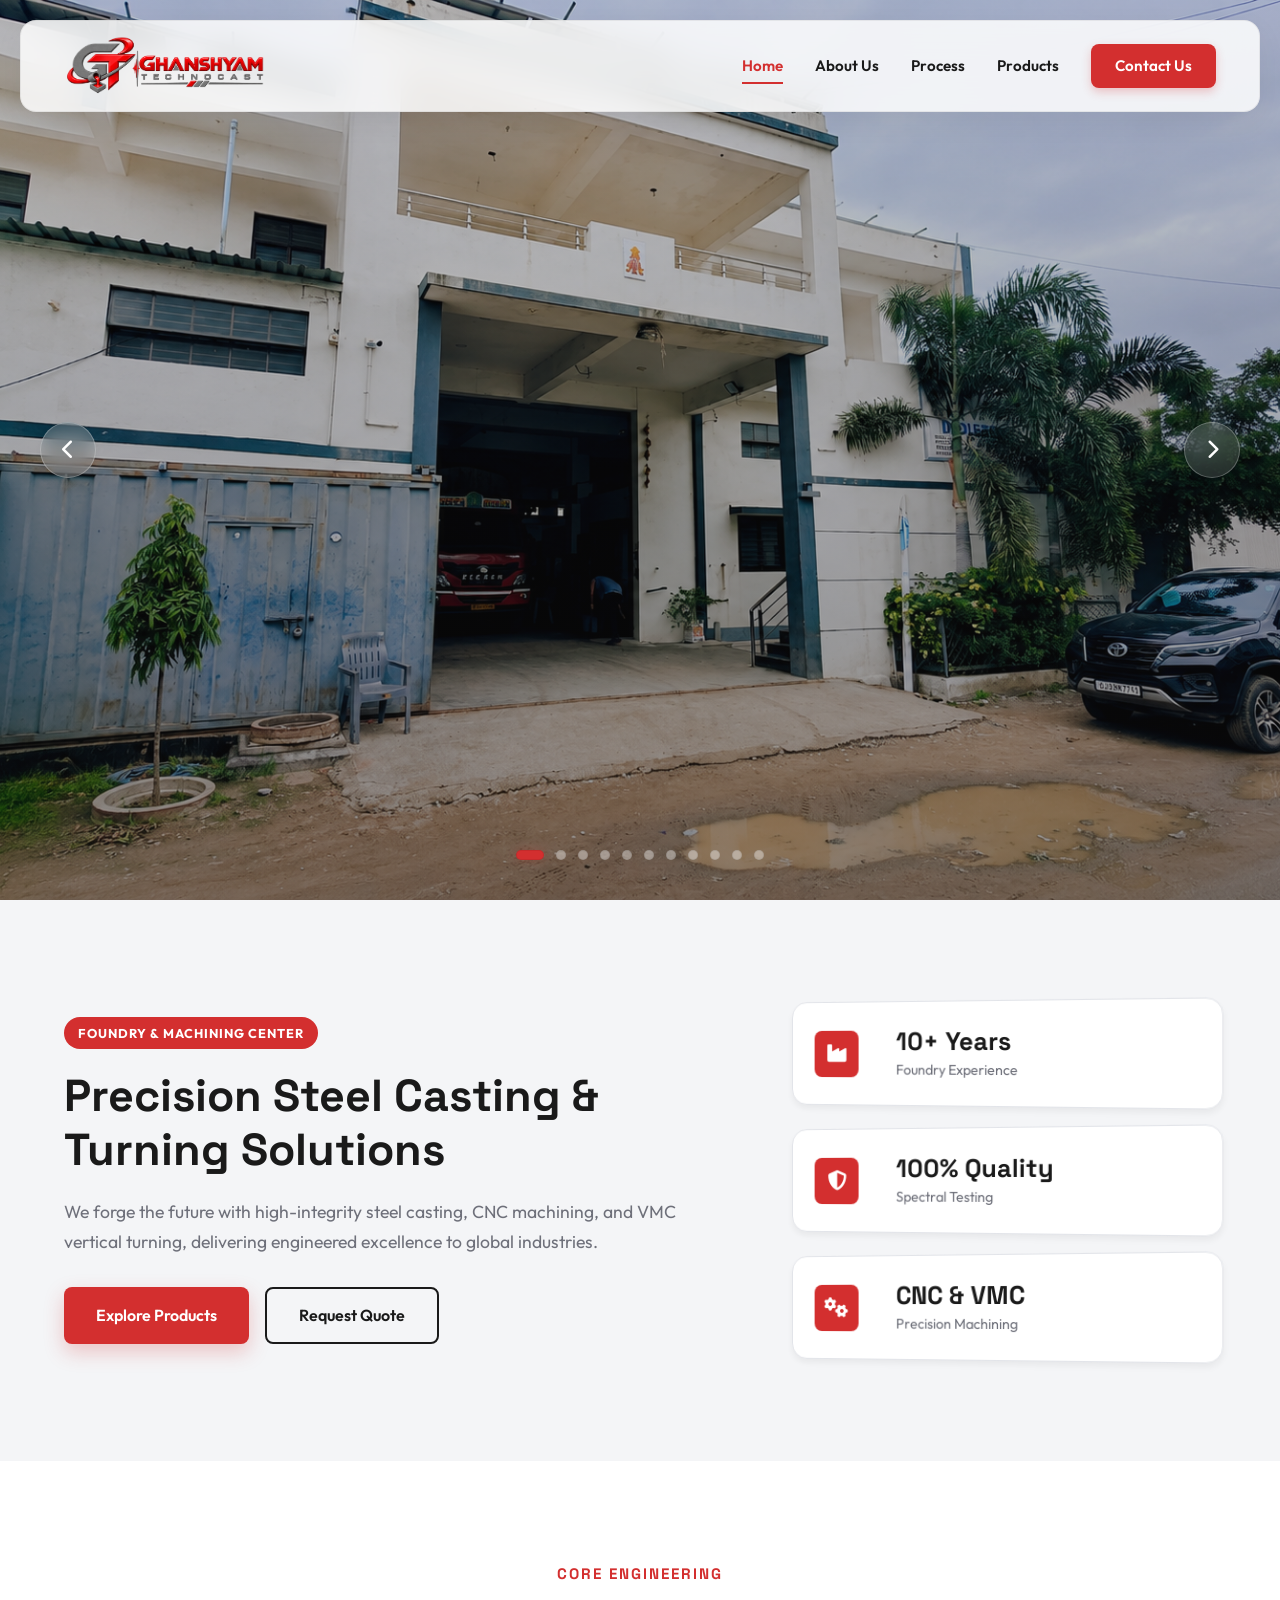
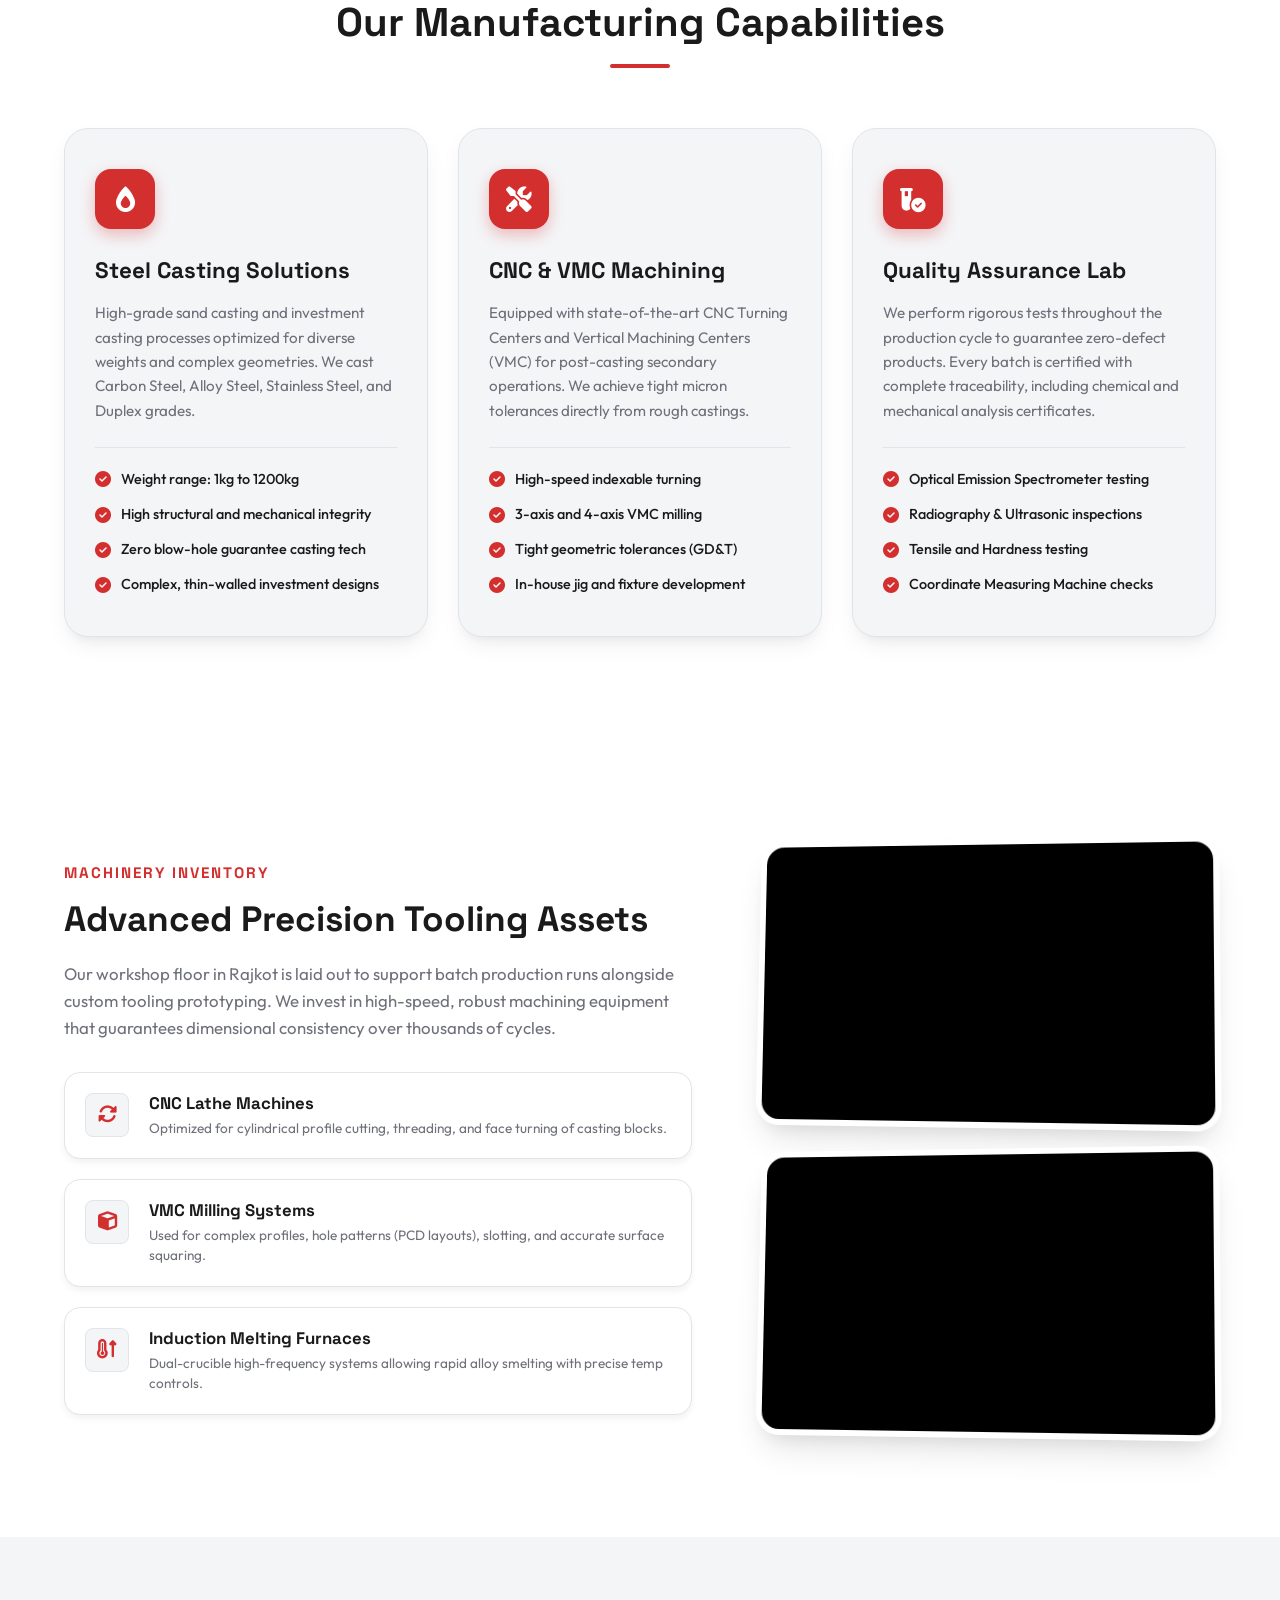
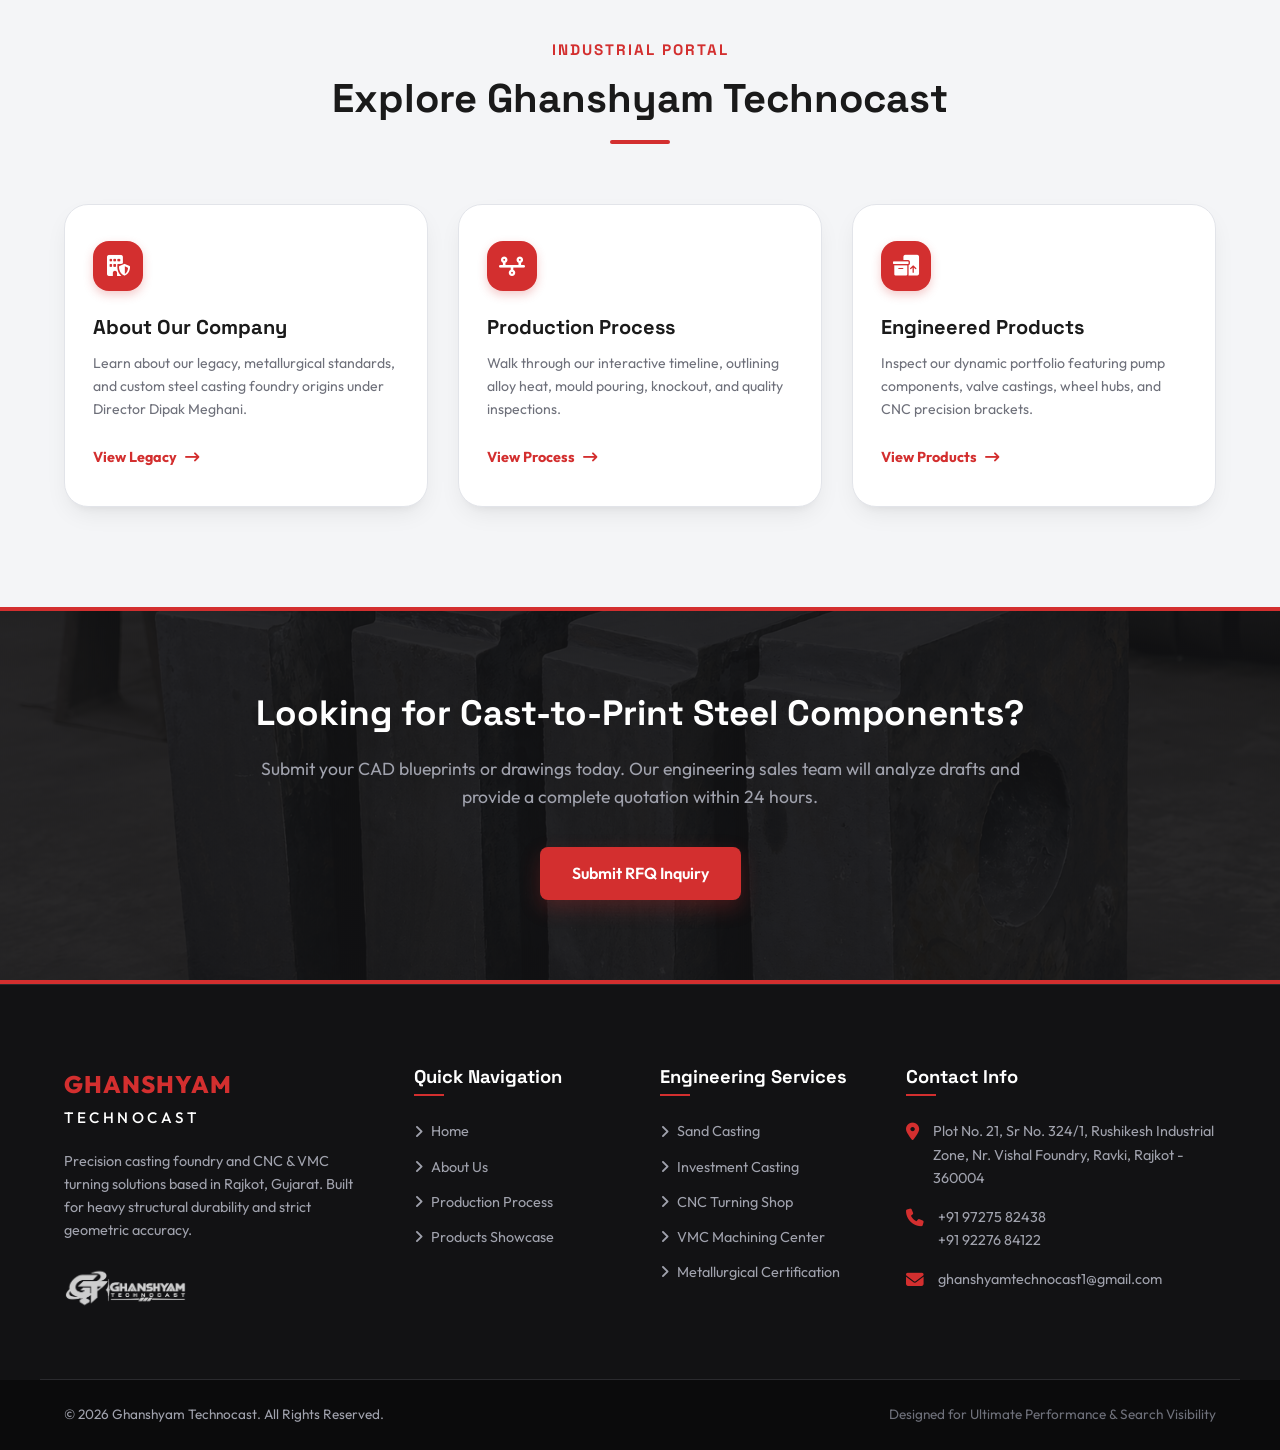
<file: index.html>
<!DOCTYPE html>
<html lang="en">
<head>
    <meta charset="UTF-8">
    <meta name="viewport" content="width=device-width, initial-scale=1.0">
    <title>Ghanshyam Technocast | Steel Castings & CNC VMC Machining Rajkot</title>
    
    <!-- Favicon -->
    <link rel="icon" type="image/png" href="Favicon.png?v=1.2">
    
    <!-- SEO Meta Tags -->
    <meta name="description" content="Ghanshyam Technocast is a premier steel casting foundry and precision CNC & VMC turning solutions provider in Rajkot, Gujarat. Specializing in high-quality custom metal castings and machined engineering components.">
    <meta name="keywords" content="Steel Casting, Investment Casting, Sand Casting, CNC Turning, VMC Machining, Ghanshyam Technocast, Foundry Rajkot, Steel Foundry Gujarat, Precision Machining, Dipak Meghani, Industrial Castings">
    <meta name="author" content="Ghanshyam Technocast">
    <meta name="robots" content="index, follow">
    
    <!-- Open Graph / Facebook -->
    <meta property="og:type" content="website">
    <meta property="og:url" content="https://www.ghanshyamtechnocast.com/">
    <meta property="og:title" content="Ghanshyam Technocast | Premium Steel Castings & CNC VMC Solutions">
    <meta property="og:description" content="Leading manufacturer of steel casting products and high-precision CNC/VMC machined components in Rajkot. Delivering unmatched quality, dimensional accuracy, and structural integrity.">
    <meta property="og:image" content="https://www.ghanshyamtechnocast.com/og-image.png">

    <!-- Google Fonts -->
    <link rel="preconnect" href="https://fonts.googleapis.com">
    <link rel="preconnect" href="https://fonts.gstatic.com" crossorigin>
    <link href="https://fonts.googleapis.com/css2?family=Outfit:wght@300;400;500;600;700;800;900&family=Space+Grotesk:wght@400;500;600;700&display=swap" rel="stylesheet">

    <!-- FontAwesome Icons -->
    <link rel="stylesheet" href="https://cdnjs.cloudflare.com/ajax/libs/font-awesome/6.4.0/css/all.min.css">

    <!-- Custom CSS -->
    <link rel="canonical" href="https://www.ghanshyamtechnocast.com/">
    <link rel="stylesheet" href="style.css?v=1.5">

    <!-- JSON-LD Structured Data (SEO) -->
    <script type="application/ld+json">
    {
      "@context": "https://schema.org",
      "@type": "LocalBusiness",
      "name": "Ghanshyam Technocast",
      "image": "https://www.ghanshyamtechnocast.com/og-image.png",
      "description": "Manufacturer of high-grade steel castings and provider of high-precision CNC & VMC turning solutions in Rajkot, Gujarat.",
      "address": {
        "@type": "PostalAddress",
        "streetAddress": "Plot No. 21, Sr No. 324/1, Rushikesh Industrial Zone, Nr. Vishal Foundry, Ravki",
        "addressLocality": "Rajkot",
        "addressRegion": "Gujarat",
        "postalCode": "360004",
        "addressCountry": "IN"
      },
      "geo": {
        "@type": "GeoCoordinates",
        "latitude": "22.1852",
        "longitude": "70.7936"
      },
      "url": "https://www.ghanshyamtechnocast.com/",
      "telephone": "+919727582438",
      "priceRange": "$$",
      "openingHoursSpecification": [
        {
          "@type": "OpeningHoursSpecification",
          "dayOfWeek": [
            "Monday",
            "Tuesday",
            "Wednesday",
            "Thursday",
            "Friday",
            "Saturday"
          ],
          "opens": "08:00",
          "closes": "18:00"
        }
      ],
      "founder": {
        "@type": "Person",
        "name": "Dipak Meghani"
      },
      "department": {
        "@type": "MassManufacturing",
        "name": "Steel Foundry & Precision Machine Shop"
      }
    }
    </script>
</head>
<body>

    <!-- Scroll Progress Indicator -->
    <div id="scroll-progress"></div>

    <!-- Header / Navigation Bar -->
    <header class="header">
        <div class="container header-container">
            <a href="index.html" class="logo-image-link">
                <img src="Ghanshyam Technocast Logo.png?v=2.0" alt="Ghanshyam Technocast Logo" class="navbar-logo-img">
            </a>
            
            <nav class="nav-menu">
                <a href="index.html" class="nav-link active">Home</a>
                <a href="about.html" class="nav-link">About Us</a>
                <a href="process.html" class="nav-link">Process</a>
                <a href="products.html" class="nav-link">Products</a>
                <a href="contact.html" class="nav-link contact-btn">Contact Us</a>
            </nav>

            <button class="mobile-nav-toggle" aria-label="Toggle navigation">
                <span class="bar"></span>
                <span class="bar"></span>
                <span class="bar"></span>
            </button>
        </div>
    </header>

    <!-- Hero Section -->
    <section id="home" class="hero-section">
        <!-- Image Slider (11 Casting Images) -->
        <div class="hero-slider">
            <div class="slide active" style="background-image: linear-gradient(rgba(18, 18, 20, 0.2), rgba(18, 18, 20, 0.45)), url('images/slide1.png');"></div>
            <div class="slide" style="background-image: linear-gradient(rgba(18, 18, 20, 0.2), rgba(18, 18, 20, 0.45)), url('images/slide2.png');"></div>
            <div class="slide" style="background-image: linear-gradient(rgba(18, 18, 20, 0.2), rgba(18, 18, 20, 0.45)), url('images/slide3.png');"></div>
            <div class="slide" style="background-image: linear-gradient(rgba(18, 18, 20, 0.2), rgba(18, 18, 20, 0.45)), url('images/slide4.png');"></div>
            <div class="slide" style="background-image: linear-gradient(rgba(18, 18, 20, 0.2), rgba(18, 18, 20, 0.45)), url('images/slide5.png');"></div>
            <div class="slide" style="background-image: linear-gradient(rgba(18, 18, 20, 0.2), rgba(18, 18, 20, 0.45)), url('images/slide6.png');"></div>
            <div class="slide" style="background-image: linear-gradient(rgba(18, 18, 20, 0.2), rgba(18, 18, 20, 0.45)), url('images/slide7.png');"></div>
            <div class="slide" style="background-image: linear-gradient(rgba(18, 18, 20, 0.2), rgba(18, 18, 20, 0.45)), url('images/slide8.png');"></div>
            <div class="slide" style="background-image: linear-gradient(rgba(18, 18, 20, 0.2), rgba(18, 18, 20, 0.45)), url('images/slide9.png');"></div>
            <div class="slide" style="background-image: linear-gradient(rgba(18, 18, 20, 0.2), rgba(18, 18, 20, 0.45)), url('images/slide10.png');"></div>
            <div class="slide" style="background-image: linear-gradient(rgba(18, 18, 20, 0.2), rgba(18, 18, 20, 0.45)), url('images/slide11.png');"></div>
        </div>

        <!-- Slider Navigation Controls -->
        <button class="slider-btn prev-btn" aria-label="Previous Slide">
            <i class="fa-solid fa-chevron-left"></i>
        </button>
        <button class="slider-btn next-btn" aria-label="Next Slide">
            <i class="fa-solid fa-chevron-right"></i>
        </button>

        <!-- Slider Navigation Dots -->
        <div class="slider-dots">
            <span class="dot active" data-slide="0"></span>
            <span class="dot" data-slide="1"></span>
            <span class="dot" data-slide="2"></span>
            <span class="dot" data-slide="3"></span>
            <span class="dot" data-slide="4"></span>
            <span class="dot" data-slide="5"></span>
            <span class="dot" data-slide="6"></span>
            <span class="dot" data-slide="7"></span>
            <span class="dot" data-slide="8"></span>
            <span class="dot" data-slide="9"></span>
            <span class="dot" data-slide="10"></span>
        </div>

    </section>

    <!-- Intro / Welcoming Overview Section (Moved from hero overlay) -->
    <section id="intro-overview" class="intro-overview-section scroll-reveal" style="background-color: var(--color-bg-light);">
        <div class="container intro-overview-grid">
            <div class="intro-text-column">
                <div class="badge" style="display: inline-block; background: var(--color-primary); color: #ffffff; padding: 6px 14px; border-radius: var(--radius-full); font-size: 0.8rem; font-weight: 700; letter-spacing: 1px; text-transform: uppercase; margin-bottom: 20px;">Foundry & Machining Center</div>
                <h2 class="intro-title" style="font-size: 2.8rem; font-weight: 800; color: var(--color-text-dark); margin-bottom: 20px; line-height: 1.2;">Precision Steel Casting & Turning Solutions</h2>
                <p class="intro-subtitle" style="font-size: 1.1rem; color: var(--color-text-muted); line-height: 1.7; margin-bottom: 30px;">We forge the future with high-integrity steel casting, CNC machining, and VMC vertical turning, delivering engineered excellence to global industries.</p>
                <div class="intro-actions" style="display: flex; gap: 16px;">
                    <a href="products.html" class="btn btn-primary">Explore Products</a>
                    <a href="contact.html" class="btn btn-outline" style="border-color: var(--color-text-dark); color: var(--color-text-dark);">Request Quote</a>
                </div>
            </div>
            
            <div class="intro-stats-column" style="display: flex; flex-direction: column; gap: 20px;">
                <div class="stat-card-3d" style="background: #ffffff; border: 1px solid var(--color-border-light); box-shadow: var(--shadow-3d-flat);">
                    <div class="stat-icon-wrapper" style="background: var(--color-primary); color: #ffffff;"><i class="fa-solid fa-industry"></i></div>
                    <div class="stat-info" style="margin-left: 20px; display: inline-block; vertical-align: middle;">
                        <h3 style="font-size: 1.6rem; font-weight: 700; color: var(--color-text-dark); margin-bottom: 2px;">10+ Years</h3>
                        <p style="font-size: 0.9rem; color: var(--color-text-muted); margin-bottom: 0;">Foundry Experience</p>
                    </div>
                </div>
                <div class="stat-card-3d" style="background: #ffffff; border: 1px solid var(--color-border-light); box-shadow: var(--shadow-3d-flat);">
                    <div class="stat-icon-wrapper" style="background: var(--color-primary); color: #ffffff;"><i class="fa-solid fa-shield-halved"></i></div>
                    <div class="stat-info" style="margin-left: 20px; display: inline-block; vertical-align: middle;">
                        <h3 style="font-size: 1.6rem; font-weight: 700; color: var(--color-text-dark); margin-bottom: 2px;">100% Quality</h3>
                        <p style="font-size: 0.9rem; color: var(--color-text-muted); margin-bottom: 0;">Spectral Testing</p>
                    </div>
                </div>
                <div class="stat-card-3d" style="background: #ffffff; border: 1px solid var(--color-border-light); box-shadow: var(--shadow-3d-flat);">
                    <div class="stat-icon-wrapper" style="background: var(--color-primary); color: #ffffff;"><i class="fa-solid fa-gears"></i></div>
                    <div class="stat-info" style="margin-left: 20px; display: inline-block; vertical-align: middle;">
                        <h3 style="font-size: 1.6rem; font-weight: 700; color: var(--color-text-dark); margin-bottom: 2px;">CNC & VMC</h3>
                        <p style="font-size: 0.9rem; color: var(--color-text-muted); margin-bottom: 0;">Precision Machining</p>
                    </div>
                </div>
            </div>
        </div>
    </section>

    <!-- Capabilities Section (Merged back to homepage) -->
    <section id="capabilities" class="capabilities-section scroll-reveal">
        <div class="container">
            <div class="section-header">
                <span class="sub-heading">Core Engineering</span>
                <h2>Our Manufacturing Capabilities</h2>
                <div class="header-line"></div>
            </div>

            <div class="capabilities-grid">
                <!-- Card 1: Steel Casting -->
                <div class="capability-card-3d tilt-target">
                    <div class="card-glow"></div>
                    <div class="card-inner">
                        <div class="icon-box"><i class="fa-solid fa-fire-flame-simple"></i></div>
                        <h3>Steel Casting Solutions</h3>
                        <p>High-grade sand casting and investment casting processes optimized for diverse weights and complex geometries. We cast Carbon Steel, Alloy Steel, Stainless Steel, and Duplex grades.</p>
                        <ul class="capability-bullets">
                            <li><i class="fa-solid fa-circle-check"></i> Weight range: 1kg to 1200kg</li>
                            <li><i class="fa-solid fa-circle-check"></i> High structural and mechanical integrity</li>
                            <li><i class="fa-solid fa-circle-check"></i> Zero blow-hole guarantee casting tech</li>
                            <li><i class="fa-solid fa-circle-check"></i> Complex, thin-walled investment designs</li>
                        </ul>
                    </div>
                </div>

                <!-- Card 2: CNC / VMC Turning -->
                <div class="capability-card-3d tilt-target">
                    <div class="card-glow"></div>
                    <div class="card-inner">
                        <div class="icon-box"><i class="fa-solid fa-screwdriver-wrench"></i></div>
                        <h3>CNC & VMC Machining</h3>
                        <p>Equipped with state-of-the-art CNC Turning Centers and Vertical Machining Centers (VMC) for post-casting secondary operations. We achieve tight micron tolerances directly from rough castings.</p>
                        <ul class="capability-bullets">
                            <li><i class="fa-solid fa-circle-check"></i> High-speed indexable turning</li>
                            <li><i class="fa-solid fa-circle-check"></i> 3-axis and 4-axis VMC milling</li>
                            <li><i class="fa-solid fa-circle-check"></i> Tight geometric tolerances (GD&T)</li>
                            <li><i class="fa-solid fa-circle-check"></i> In-house jig and fixture development</li>
                        </ul>
                    </div>
                </div>

                <!-- Card 3: Quality Testing -->
                <div class="capability-card-3d tilt-target">
                    <div class="card-glow"></div>
                    <div class="card-inner">
                        <div class="icon-box"><i class="fa-solid fa-vial-circle-check"></i></div>
                        <h3>Quality Assurance Lab</h3>
                        <p>We perform rigorous tests throughout the production cycle to guarantee zero-defect products. Every batch is certified with complete traceability, including chemical and mechanical analysis certificates.</p>
                        <ul class="capability-bullets">
                            <li><i class="fa-solid fa-circle-check"></i> Optical Emission Spectrometer testing</li>
                            <li><i class="fa-solid fa-circle-check"></i> Radiography & Ultrasonic inspections</li>
                            <li><i class="fa-solid fa-circle-check"></i> Tensile and Hardness testing</li>
                            <li><i class="fa-solid fa-circle-check"></i> Coordinate Measuring Machine checks</li>
                        </ul>
                    </div>
                </div>
            </div>
        </div>
    </section>

    <!-- Machinery Assets Section -->
    <section class="quality-assurance-section scroll-reveal" style="background-color: #ffffff;">
        <div class="container">
            <div class="quality-detailed-grid">
                <div class="quality-text-box">
                    <span class="sub-heading">Machinery Inventory</span>
                    <h2>Advanced Precision Tooling Assets</h2>
                    <p>Our workshop floor in Rajkot is laid out to support batch production runs alongside custom tooling prototyping. We invest in high-speed, robust machining equipment that guarantees dimensional consistency over thousands of cycles.</p>
                    
                    <div class="qa-grid-3d">
                        <div class="qa-card-mini-3d">
                            <i class="fa-solid fa-rotate"></i>
                            <div>
                                <h4>CNC Lathe Machines</h4>
                                <p>Optimized for cylindrical profile cutting, threading, and face turning of casting blocks.</p>
                            </div>
                        </div>

                        <div class="qa-card-mini-3d">
                            <i class="fa-solid fa-cube"></i>
                            <div>
                                <h4>VMC Milling Systems</h4>
                                <p>Used for complex profiles, hole patterns (PCD layouts), slotting, and accurate surface squaring.</p>
                            </div>
                        </div>

                        <div class="qa-card-mini-3d">
                            <i class="fa-solid fa-temperature-arrow-up"></i>
                            <div>
                                <h4>Induction Melting Furnaces</h4>
                                <p>Dual-crucible high-frequency systems allowing rapid alloy smelting with precise temp controls.</p>
                            </div>
                        </div>
                    </div>
                </div>

                <div class="quality-visual-box" style="flex-direction: column; gap: 20px;">
                    <div class="video-card-3d">
                        <video class="machinery-video-player" autoplay muted loop playsinline>
                            <source src="Ghanshyam technocast video.mp4?v=3.0" type="video/mp4">
                            Your browser does not support the video tag.
                        </video>
                    </div>
                    <div class="video-card-3d">
                        <video class="machinery-video-player" autoplay muted loop playsinline>
                            <source src="Casting video.mp4?v=3.0" type="video/mp4">
                            Your browser does not support the video tag.
                        </video>
                    </div>
                </div>
            </div>
        </div>
    </section>

    <!-- Welcome / Shortcuts Portal Section -->
    <section class="home-portal-section scroll-reveal">
        <div class="container">
            <div class="section-header">
                <span class="sub-heading">Industrial Portal</span>
                <h2>Explore Ghanshyam Technocast</h2>
                <div class="header-line"></div>
            </div>

            <div class="portal-grid">
                <!-- Portal Card 1: About Us -->
                <div class="portal-card-3d tilt-target">
                    <div class="card-glow"></div>
                    <div class="card-inner">
                        <div class="portal-icon"><i class="fa-solid fa-building-shield"></i></div>
                        <h3>About Our Company</h3>
                        <p>Learn about our legacy, metallurgical standards, and custom steel casting foundry origins under Director Dipak Meghani.</p>
                        <a href="about.html" class="portal-link">View Legacy <i class="fa-solid fa-arrow-right-long"></i></a>
                    </div>
                </div>

                <!-- Portal Card 2: Process -->
                <div class="portal-card-3d tilt-target">
                    <div class="card-glow"></div>
                    <div class="card-inner">
                        <div class="portal-icon"><i class="fa-solid fa-timeline"></i></div>
                        <h3>Production Process</h3>
                        <p>Walk through our interactive timeline, outlining alloy heat, mould pouring, knockout, and quality inspections.</p>
                        <a href="process.html" class="portal-link">View Process <i class="fa-solid fa-arrow-right-long"></i></a>
                    </div>
                </div>

                <!-- Portal Card 3: Products -->
                <div class="portal-card-3d tilt-target">
                    <div class="card-glow"></div>
                    <div class="card-inner">
                        <div class="portal-icon"><i class="fa-solid fa-boxes-packing"></i></div>
                        <h3>Engineered Products</h3>
                        <p>Inspect our dynamic portfolio featuring pump components, valve castings, wheel hubs, and CNC precision brackets.</p>
                        <a href="products.html" class="portal-link">View Products <i class="fa-solid fa-arrow-right-long"></i></a>
                    </div>
                </div>
            </div>
        </div>
    </section>

    <!-- Call to Action Banner -->
    <section class="qc-banner scroll-reveal" style="background-image: linear-gradient(rgba(18, 18, 20, 0.9), rgba(18, 18, 20, 0.9)), url('images/slide2.png?v=2.0');">
        <div class="container qc-wrapper">
            <div class="qc-content">
                <h2>Looking for Cast-to-Print Steel Components?</h2>
                <p>Submit your CAD blueprints or drawings today. Our engineering sales team will analyze drafts and provide a complete quotation within 24 hours.</p>
                <div class="qc-actions">
                    <a href="contact.html" class="btn btn-primary">Submit RFQ Inquiry</a>
                </div>
            </div>
        </div>
    </section>

    <!-- Footer -->
    <footer class="footer">
        <div class="container footer-grid">
            <div class="footer-col brand-col">
                <a href="index.html" class="footer-logo">
                    <span class="logo-red">GHANSHYAM</span>
                    <span class="logo-white">TECHNOCAST</span>
                </a>
                <p class="brand-desc">Precision casting foundry and CNC & VMC turning solutions based in Rajkot, Gujarat. Built for heavy structural durability and strict geometric accuracy.</p>
                <div class="footer-logo-container" style="margin-top: 15px;">
                    <img src="Ghanshyam Technocast Logo.png?v=2.0" alt="Ghanshyam Technocast Logo" class="footer-logo-img" style="max-height: 45px; width: auto; object-fit: contain; filter: brightness(0) invert(1); opacity: 0.8; transition: opacity 0.3s ease;">
                </div>
            </div>

            <div class="footer-col links-col">
                <h3>Quick Navigation</h3>
                <ul class="footer-links">
                    <li><a href="index.html"><i class="fa-solid fa-angle-right"></i> Home</a></li>
                    <li><a href="about.html"><i class="fa-solid fa-angle-right"></i> About Us</a></li>
                    <li><a href="process.html"><i class="fa-solid fa-angle-right"></i> Production Process</a></li>
                    <li><a href="products.html"><i class="fa-solid fa-angle-right"></i> Products Showcase</a></li>
                </ul>
            </div>

            <div class="footer-col links-col">
                <h3>Engineering Services</h3>
                <ul class="footer-links">
                    <li><a href="index.html#capabilities"><i class="fa-solid fa-angle-right"></i> Sand Casting</a></li>
                    <li><a href="index.html#capabilities"><i class="fa-solid fa-angle-right"></i> Investment Casting</a></li>
                    <li><a href="index.html#capabilities"><i class="fa-solid fa-angle-right"></i> CNC Turning Shop</a></li>
                    <li><a href="index.html#capabilities"><i class="fa-solid fa-angle-right"></i> VMC Machining Center</a></li>
                    <li><a href="index.html#capabilities"><i class="fa-solid fa-angle-right"></i> Metallurgical Certification</a></li>
                </ul>
            </div>

            <div class="footer-col contact-col">
                <h3>Contact Info</h3>
                <ul class="footer-contact">
                    <li>
                        <i class="fa-solid fa-location-dot"></i>
                        <span>Plot No. 21, Sr No. 324/1, Rushikesh Industrial Zone, Nr. Vishal Foundry, Ravki, Rajkot - 360004</span>
                    </li>
                    <li>
                        <i class="fa-solid fa-phone"></i>
                        <span>
                            <a href="tel:+919727582438">+91 97275 82438</a><br>
                            <a href="tel:+919227684122">+91 92276 84122</a>
                        </span>
                    </li>
                    <li>
                        <i class="fa-solid fa-envelope"></i>
                        <span>
                            <a href="mailto:ghanshyamtechnocast1@gmail.com">ghanshyamtechnocast1@gmail.com</a>
                        </span>
                    </li>
                </ul>
            </div>
        </div>

        <div class="footer-bottom">
            <div class="container footer-bottom-wrapper">
                <p class="copyright">&copy; <span id="year">2026</span> Ghanshyam Technocast. All Rights Reserved.</p>
                <p class="designer">Designed for Ultimate Performance & Search Visibility</p>
            </div>
        </div>
    </footer>

    <!-- Custom Script -->
    <script src="script.js"></script>
</body>
</html>
</file>
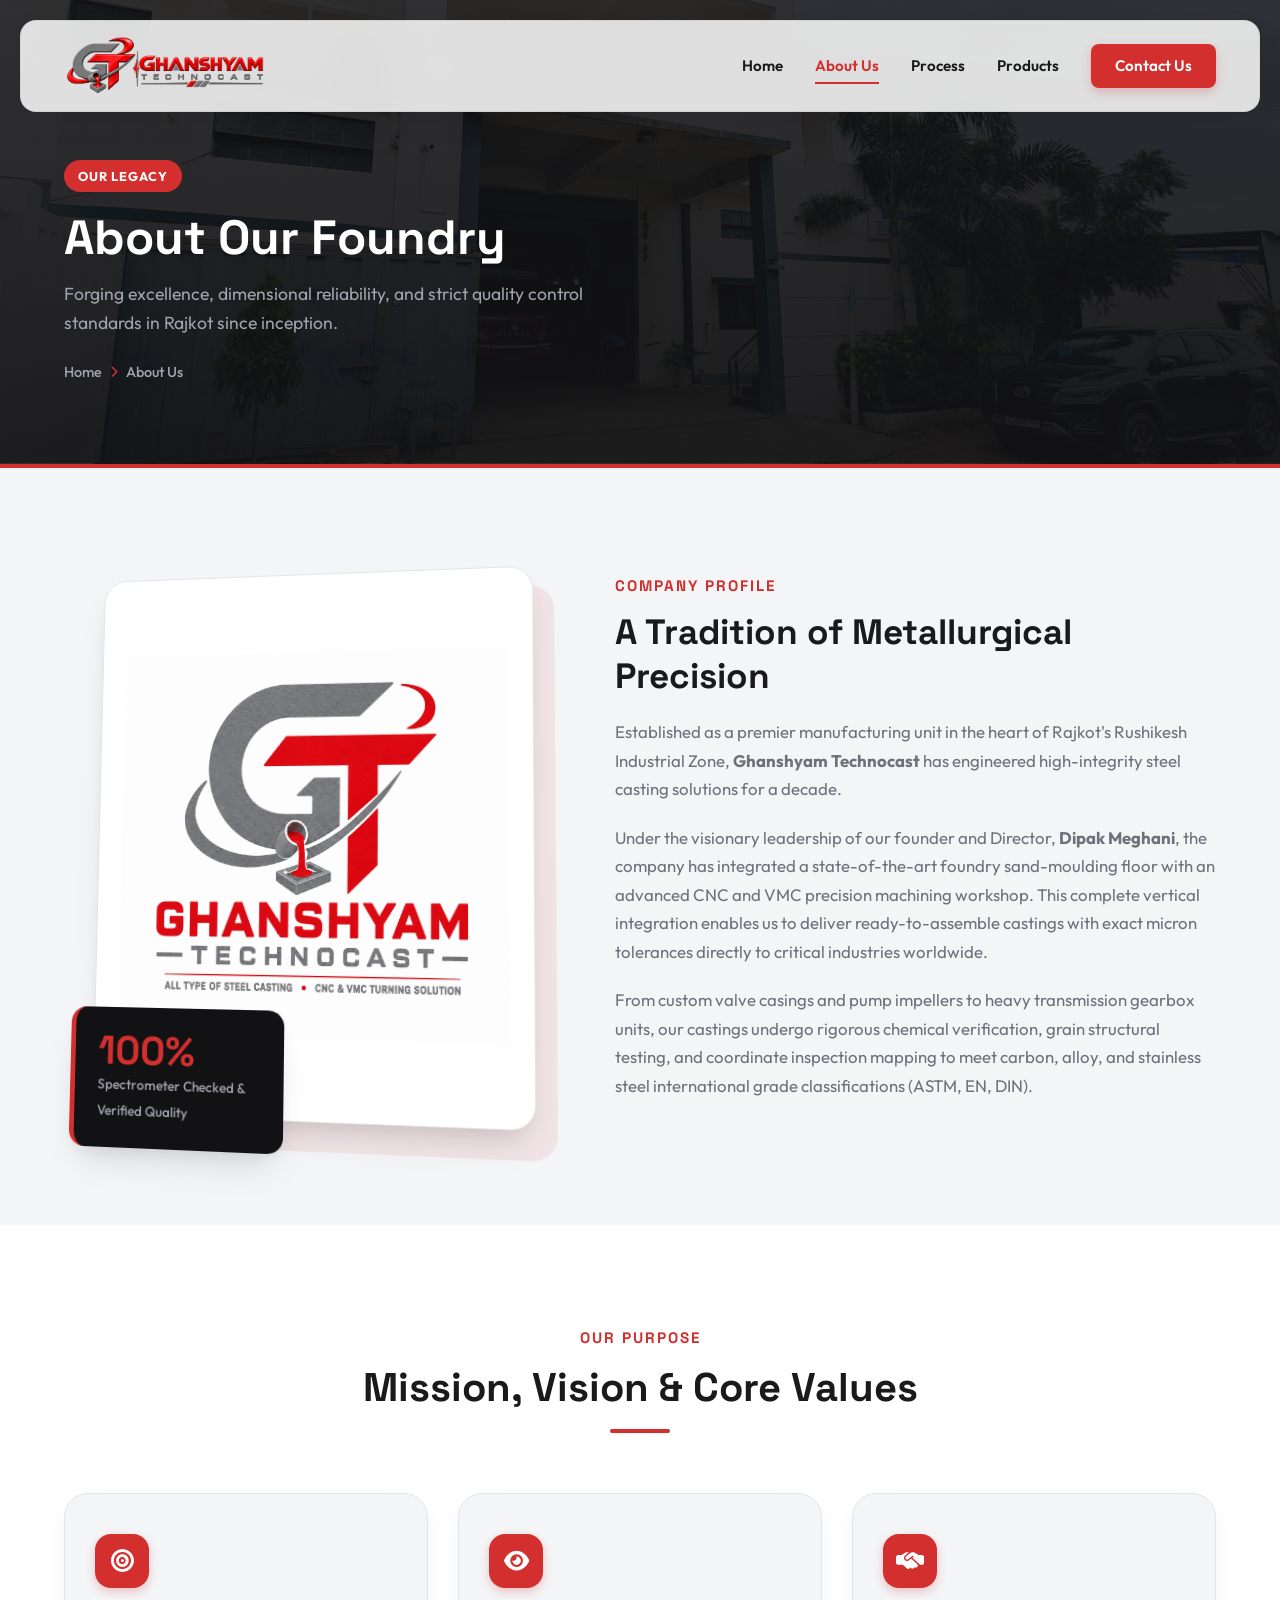
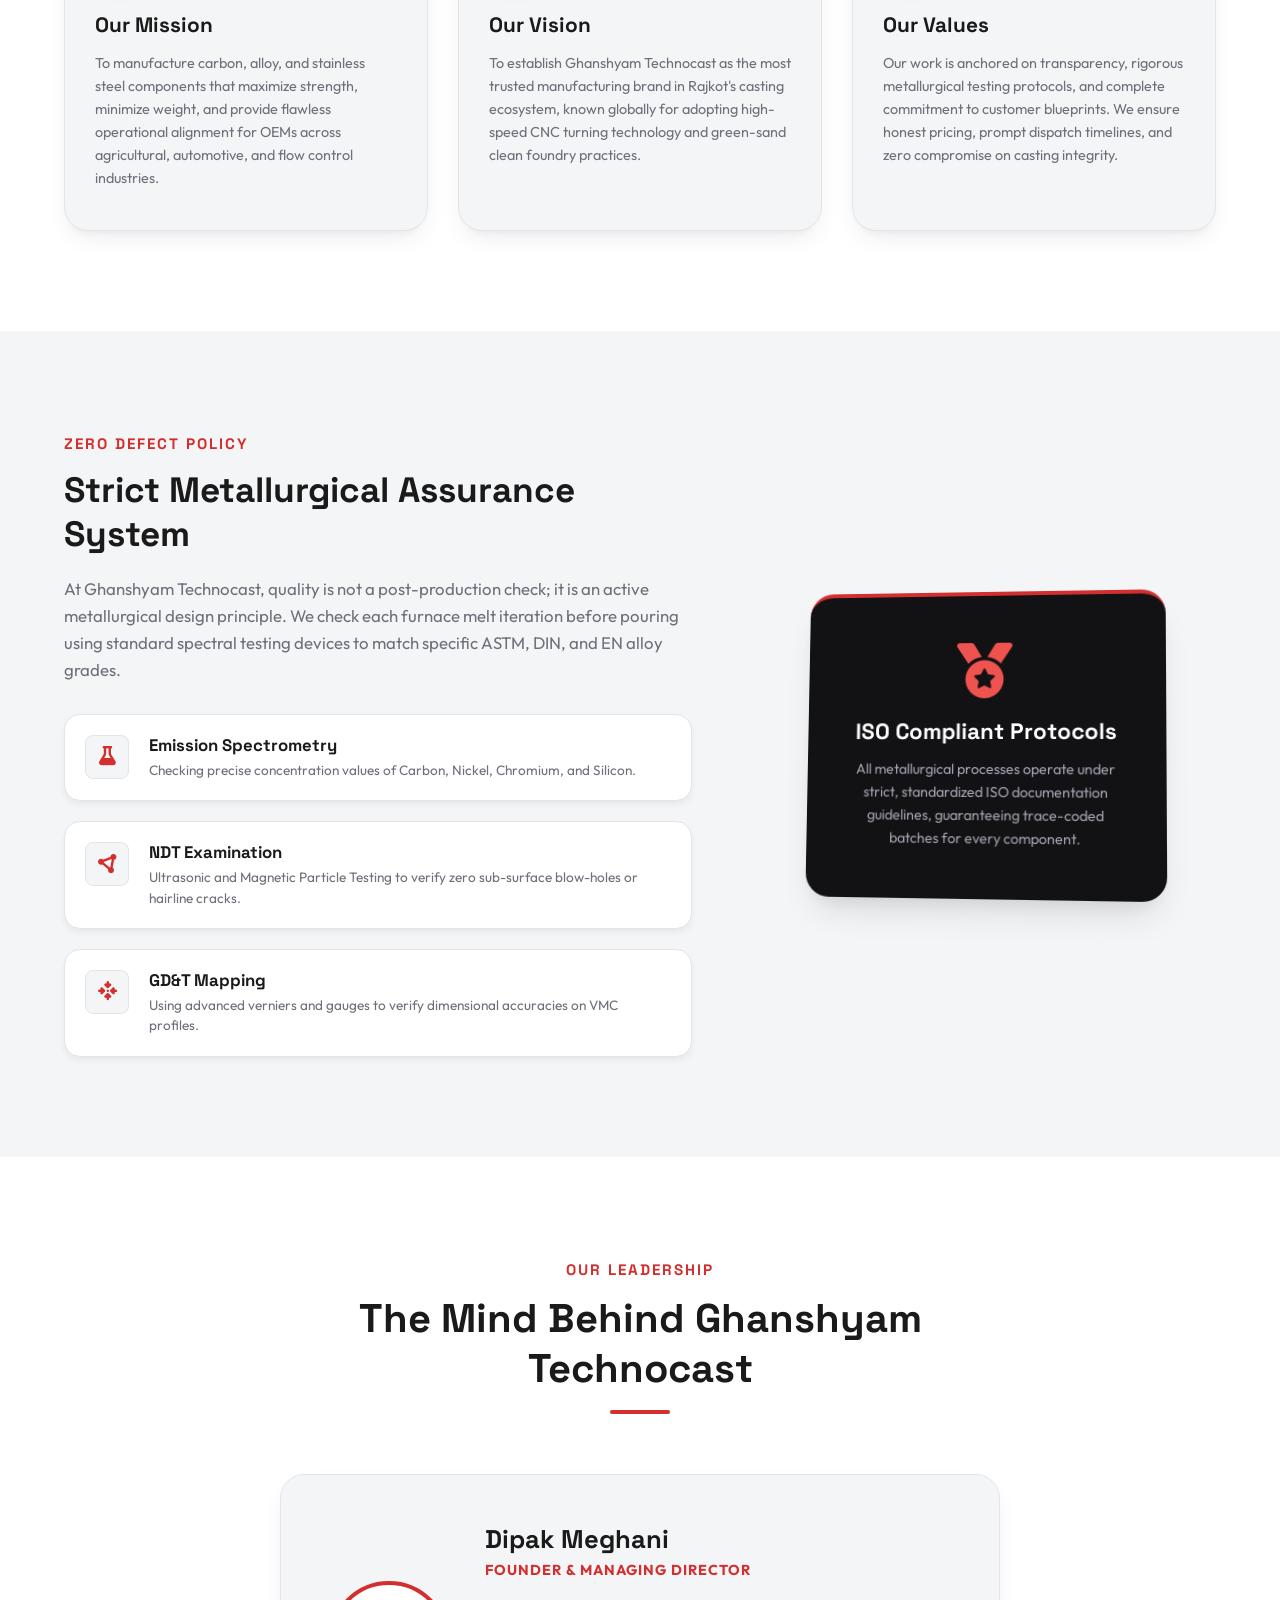
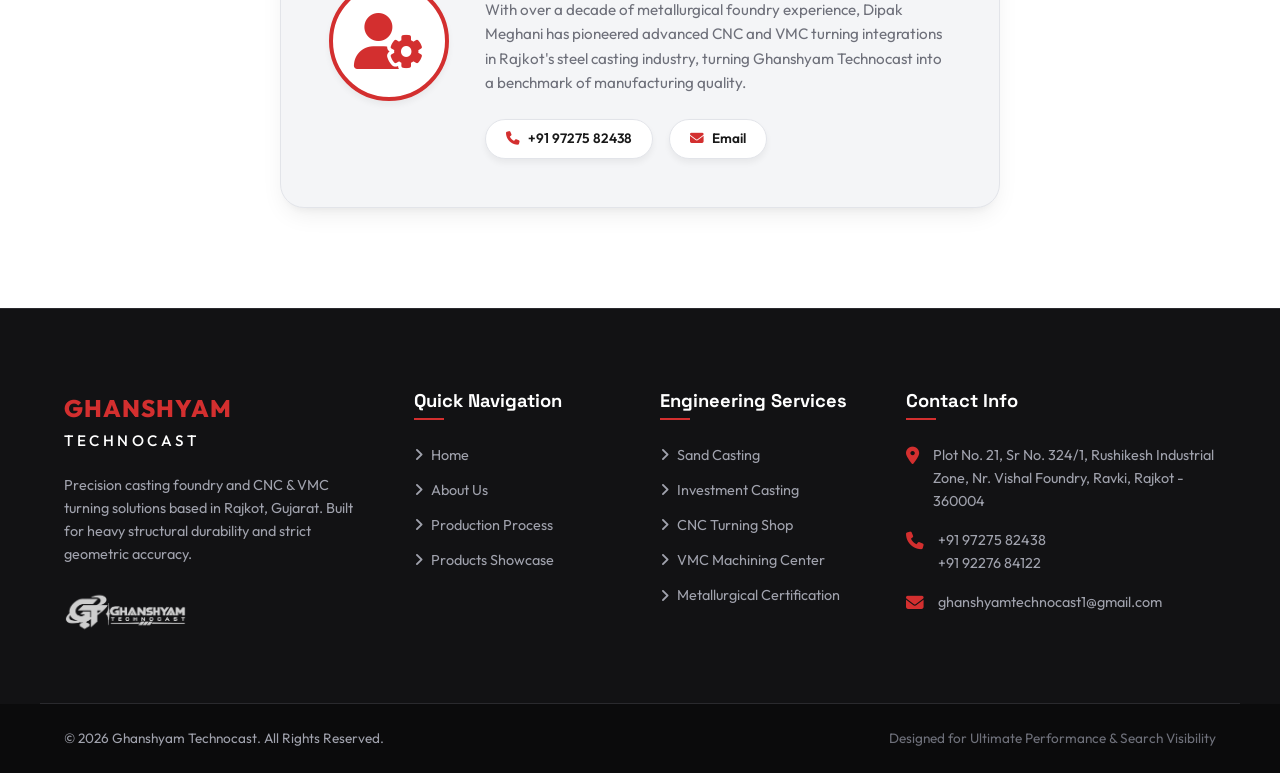
<file: about.html>
<!DOCTYPE html>
<html lang="en">
<head>
    <meta charset="UTF-8">
    <meta name="viewport" content="width=device-width, initial-scale=1.0">
    <title>About Us | Ghanshyam Technocast - Steel Casting Foundry Rajkot</title>
    
    <!-- Favicon -->
    <link rel="icon" type="image/png" href="Favicon.png?v=1.2">
    
    <!-- SEO Meta Tags -->
    <meta name="description" content="Learn about Ghanshyam Technocast, a premier steel casting foundry and CNC/VMC machining center in Rajkot, Gujarat. Built on metallurgical expertise, premium quality control, and decades of custom manufacturing.">
    <meta name="keywords" content="Steel Foundry Rajkot, About Ghanshyam Technocast, Dipak Meghani, Metallurgical Quality, Steel Casting India">
    <meta name="author" content="Ghanshyam Technocast">
    <meta name="robots" content="index, follow">
    
    <!-- Open Graph / Facebook -->
    <meta property="og:type" content="website">
    <meta property="og:url" content="https://www.ghanshyamtechnocast.com/about.html">
    <meta property="og:title" content="About Us | Ghanshyam Technocast - Quality Casting Foundry">
    <meta property="og:description" content="Discover our metallurgical heritage, manufacturing plant, state-of-the-art CNC/VMC workshops, and zero-defect steel casting assurance.">
    <meta property="og:image" content="https://www.ghanshyamtechnocast.com/og-image.png">

    <!-- Google Fonts -->
    <link rel="preconnect" href="https://fonts.googleapis.com">
    <link rel="preconnect" href="https://fonts.gstatic.com" crossorigin>
    <link href="https://fonts.googleapis.com/css2?family=Outfit:wght@300;400;500;600;700;800;900&family=Space+Grotesk:wght@400;500;600;700&display=swap" rel="stylesheet">

    <!-- FontAwesome Icons -->
    <link rel="stylesheet" href="https://cdnjs.cloudflare.com/ajax/libs/font-awesome/6.4.0/css/all.min.css">

    <!-- Custom CSS -->
    <link rel="canonical" href="https://www.ghanshyamtechnocast.com/about.html">
    <link rel="stylesheet" href="style.css?v=1.5">
</head>
<body>

    <!-- Scroll Progress Indicator -->
    <div id="scroll-progress"></div>

    <!-- Header / Navigation Bar -->
    <header class="header">
        <div class="container header-container">
            <a href="index.html" class="logo-image-link">
                <img src="Ghanshyam Technocast Logo.png?v=2.0" alt="Ghanshyam Technocast Logo" class="navbar-logo-img">
            </a>
            
            <nav class="nav-menu">
                <a href="index.html" class="nav-link">Home</a>
                <a href="about.html" class="nav-link active">About Us</a>
                <a href="process.html" class="nav-link">Process</a>
                <a href="products.html" class="nav-link">Products</a>
                <a href="contact.html" class="nav-link contact-btn">Contact Us</a>
            </nav>

            <button class="mobile-nav-toggle" aria-label="Toggle navigation">
                <span class="bar"></span>
                <span class="bar"></span>
                <span class="bar"></span>
            </button>
        </div>
    </header>

    <!-- Page Breadcrumb / Hero Header Banner -->
    <section class="page-banner" style="background-image: linear-gradient(rgba(18, 18, 20, 0.85), rgba(18, 18, 20, 0.95)), url('images/slide1.png?v=2.0');">
        <div class="container banner-wrapper">
            <div class="banner-content">
                <span class="banner-badge">Our Legacy</span>
                <h1 class="banner-title">About Our Foundry</h1>
                <p class="banner-subtitle">Forging excellence, dimensional reliability, and strict quality control standards in Rajkot since inception.</p>
                <div class="breadcrumb-trail">
                    <a href="index.html">Home</a> <i class="fa-solid fa-chevron-right"></i> <span>About Us</span>
                </div>
            </div>
        </div>
        <div class="banner-overlay-glow"></div>
    </section>

    <!-- Company Profile Details Section -->
    <section class="about-page-details scroll-reveal">
        <div class="container">
            <div class="about-detailed-grid">
                <div class="about-detail-visual">
                    <div class="image-box-3d">
                        <img src="About Logo.png?v=2.0" alt="Ghanshyam Technocast Factory Layout" class="about-img-main" style="background-color: #ffffff; object-fit: contain; padding: 24px; border: 1px solid var(--color-border-light);">
                        <div class="overlay-box-3d">
                            <span class="num">100%</span>
                            <span class="txt">Spectrometer Checked & Verified Quality</span>
                        </div>
                        <div class="box-shadow-element"></div>
                    </div>
                </div>

                <div class="about-detail-text">
                    <span class="sub-heading">Company Profile</span>
                    <h2>A Tradition of Metallurgical Precision</h2>
                    <p>Established as a premier manufacturing unit in the heart of Rajkot's Rushikesh Industrial Zone, <strong>Ghanshyam Technocast</strong> has engineered high-integrity steel casting solutions for a decade.</p>
                    <p>Under the visionary leadership of our founder and Director, <strong>Dipak Meghani</strong>, the company has integrated a state-of-the-art foundry sand-moulding floor with an advanced CNC and VMC precision machining workshop. This complete vertical integration enables us to deliver ready-to-assemble castings with exact micron tolerances directly to critical industries worldwide.</p>
                    <p>From custom valve casings and pump impellers to heavy transmission gearbox units, our castings undergo rigorous chemical verification, grain structural testing, and coordinate inspection mapping to meet carbon, alloy, and stainless steel international grade classifications (ASTM, EN, DIN).</p>
                </div>
            </div>
        </div>
    </section>

    <!-- 3D Mission, Vision & Values Matrix -->
    <section class="about-matrix-section scroll-reveal">
        <div class="container">
            <div class="section-header">
                <span class="sub-heading">Our Purpose</span>
                <h2>Mission, Vision & Core Values</h2>
                <div class="header-line"></div>
            </div>

            <div class="about-matrix-grid">
                <!-- Mission Card -->
                <div class="matrix-card-3d tilt-target">
                    <div class="card-glow"></div>
                    <div class="card-inner">
                        <div class="matrix-icon"><i class="fa-solid fa-bullseye"></i></div>
                        <h3>Our Mission</h3>
                        <p>To manufacture carbon, alloy, and stainless steel components that maximize strength, minimize weight, and provide flawless operational alignment for OEMs across agricultural, automotive, and flow control industries.</p>
                    </div>
                </div>

                <!-- Vision Card -->
                <div class="matrix-card-3d tilt-target">
                    <div class="card-glow"></div>
                    <div class="card-inner">
                        <div class="matrix-icon"><i class="fa-solid fa-eye"></i></div>
                        <h3>Our Vision</h3>
                        <p>To establish Ghanshyam Technocast as the most trusted manufacturing brand in Rajkot's casting ecosystem, known globally for adopting high-speed CNC turning technology and green-sand clean foundry practices.</p>
                    </div>
                </div>

                <!-- Values Card -->
                <div class="matrix-card-3d tilt-target">
                    <div class="card-glow"></div>
                    <div class="card-inner">
                        <div class="matrix-icon"><i class="fa-solid fa-handshake-simple"></i></div>
                        <h3>Our Values</h3>
                        <p>Our work is anchored on transparency, rigorous metallurgical testing protocols, and complete commitment to customer blueprints. We ensure honest pricing, prompt dispatch timelines, and zero compromise on casting integrity.</p>
                    </div>
                </div>
            </div>
        </div>
    </section>

    <!-- Quality Policy section -->
    <section class="quality-assurance-section scroll-reveal">
        <div class="container">
            <div class="quality-detailed-grid">
                <div class="quality-text-box">
                    <span class="sub-heading">Zero Defect Policy</span>
                    <h2>Strict Metallurgical Assurance System</h2>
                    <p>At Ghanshyam Technocast, quality is not a post-production check; it is an active metallurgical design principle. We check each furnace melt iteration before pouring using standard spectral testing devices to match specific ASTM, DIN, and EN alloy grades.</p>
                    
                    <div class="qa-grid-3d">
                        <div class="qa-card-mini-3d">
                            <i class="fa-solid fa-flask"></i>
                            <div>
                                <h4>Emission Spectrometry</h4>
                                <p>Checking precise concentration values of Carbon, Nickel, Chromium, and Silicon.</p>
                            </div>
                        </div>

                        <div class="qa-card-mini-3d">
                            <i class="fa-solid fa-circle-nodes"></i>
                            <div>
                                <h4>NDT Examination</h4>
                                <p>Ultrasonic and Magnetic Particle Testing to verify zero sub-surface blow-holes or hairline cracks.</p>
                            </div>
                        </div>

                        <div class="qa-card-mini-3d">
                            <i class="fa-solid fa-arrows-to-dot"></i>
                            <div>
                                <h4>GD&T Mapping</h4>
                                <p>Using advanced verniers and gauges to verify dimensional accuracies on VMC profiles.</p>
                            </div>
                        </div>
                    </div>
                </div>

                <div class="quality-visual-box">
                    <div class="badge-3d-box">
                        <div class="badge-content">
                            <i class="fa-solid fa-medal"></i>
                            <h3>ISO Compliant Protocols</h3>
                            <p>All metallurgical processes operate under strict, standardized ISO documentation guidelines, guaranteeing trace-coded batches for every component.</p>
                        </div>
                    </div>
                </div>
            </div>
        </div>
    </section>

    <!-- Leadership Section -->
    <section class="leadership-section scroll-reveal">
        <div class="container">
            <div class="section-header">
                <span class="sub-heading">Our Leadership</span>
                <h2>The Mind Behind Ghanshyam Technocast</h2>
                <div class="header-line"></div>
            </div>

            <div class="leadership-wrapper">
                <div class="leader-card-3d tilt-target">
                    <div class="card-glow"></div>
                    <div class="card-inner">
                        <div class="leader-avatar">
                            <i class="fa-solid fa-user-gear"></i>
                        </div>
                        <div class="leader-info">
                            <h3>Dipak Meghani</h3>
                            <span class="designation">Founder & Managing Director</span>
                            <p class="leader-bio">With over a decade of metallurgical foundry experience, Dipak Meghani has pioneered advanced CNC and VMC turning integrations in Rajkot's steel casting industry, turning Ghanshyam Technocast into a benchmark of manufacturing quality.</p>
                            <div class="leader-contact-links">
                                <a href="tel:+919727582438" class="contact-bubble"><i class="fa-solid fa-phone"></i> +91 97275 82438</a>
                                <a href="mailto:ghanshyamtechnocast1@gmail.com" class="contact-bubble"><i class="fa-solid fa-envelope"></i> Email</a>
                            </div>
                        </div>
                    </div>
                </div>
            </div>
        </div>
    </section>

    <!-- Footer -->
    <footer class="footer">
        <div class="container footer-grid">
            <div class="footer-col brand-col">
                <a href="index.html" class="footer-logo">
                    <span class="logo-red">GHANSHYAM</span>
                    <span class="logo-white">TECHNOCAST</span>
                </a>
                <p class="brand-desc">Precision casting foundry and CNC & VMC turning solutions based in Rajkot, Gujarat. Built for heavy structural durability and strict geometric accuracy.</p>
                <div class="footer-logo-container" style="margin-top: 15px;">
                    <img src="Ghanshyam Technocast Logo.png?v=2.0" alt="Ghanshyam Technocast Logo" class="footer-logo-img" style="max-height: 45px; width: auto; object-fit: contain; filter: brightness(0) invert(1); opacity: 0.8; transition: opacity 0.3s ease;">
                </div>
            </div>

            <div class="footer-col links-col">
                <h3>Quick Navigation</h3>
                <ul class="footer-links">
                    <li><a href="index.html"><i class="fa-solid fa-angle-right"></i> Home</a></li>
                    <li><a href="about.html"><i class="fa-solid fa-angle-right"></i> About Us</a></li>
                    <li><a href="process.html"><i class="fa-solid fa-angle-right"></i> Production Process</a></li>
                    <li><a href="products.html"><i class="fa-solid fa-angle-right"></i> Products Showcase</a></li>
                </ul>
            </div>

            <div class="footer-col links-col">
                <h3>Engineering Services</h3>
                <ul class="footer-links">
                    <li><a href="index.html#capabilities"><i class="fa-solid fa-angle-right"></i> Sand Casting</a></li>
                    <li><a href="index.html#capabilities"><i class="fa-solid fa-angle-right"></i> Investment Casting</a></li>
                    <li><a href="index.html#capabilities"><i class="fa-solid fa-angle-right"></i> CNC Turning Shop</a></li>
                    <li><a href="index.html#capabilities"><i class="fa-solid fa-angle-right"></i> VMC Machining Center</a></li>
                    <li><a href="index.html#capabilities"><i class="fa-solid fa-angle-right"></i> Metallurgical Certification</a></li>
                </ul>
            </div>

            <div class="footer-col contact-col">
                <h3>Contact Info</h3>
                <ul class="footer-contact">
                    <li>
                        <i class="fa-solid fa-location-dot"></i>
                        <span>Plot No. 21, Sr No. 324/1, Rushikesh Industrial Zone, Nr. Vishal Foundry, Ravki, Rajkot - 360004</span>
                    </li>
                    <li>
                        <i class="fa-solid fa-phone"></i>
                        <span>
                            <a href="tel:+919727582438">+91 97275 82438</a><br>
                            <a href="tel:+919227684122">+91 92276 84122</a>
                        </span>
                    </li>
                    <li>
                        <i class="fa-solid fa-envelope"></i>
                        <span>
                            <a href="mailto:ghanshyamtechnocast1@gmail.com">ghanshyamtechnocast1@gmail.com</a>
                        </span>
                    </li>
                </ul>
            </div>
        </div>

        <div class="footer-bottom">
            <div class="container footer-bottom-wrapper">
                <p class="copyright">&copy; <span id="year">2026</span> Ghanshyam Technocast. All Rights Reserved.</p>
                <p class="designer">Designed for Ultimate Performance & Search Visibility</p>
            </div>
        </div>
    </footer>

    <!-- Custom Script -->
    <script src="script.js"></script>
</body>
</html>
</file>
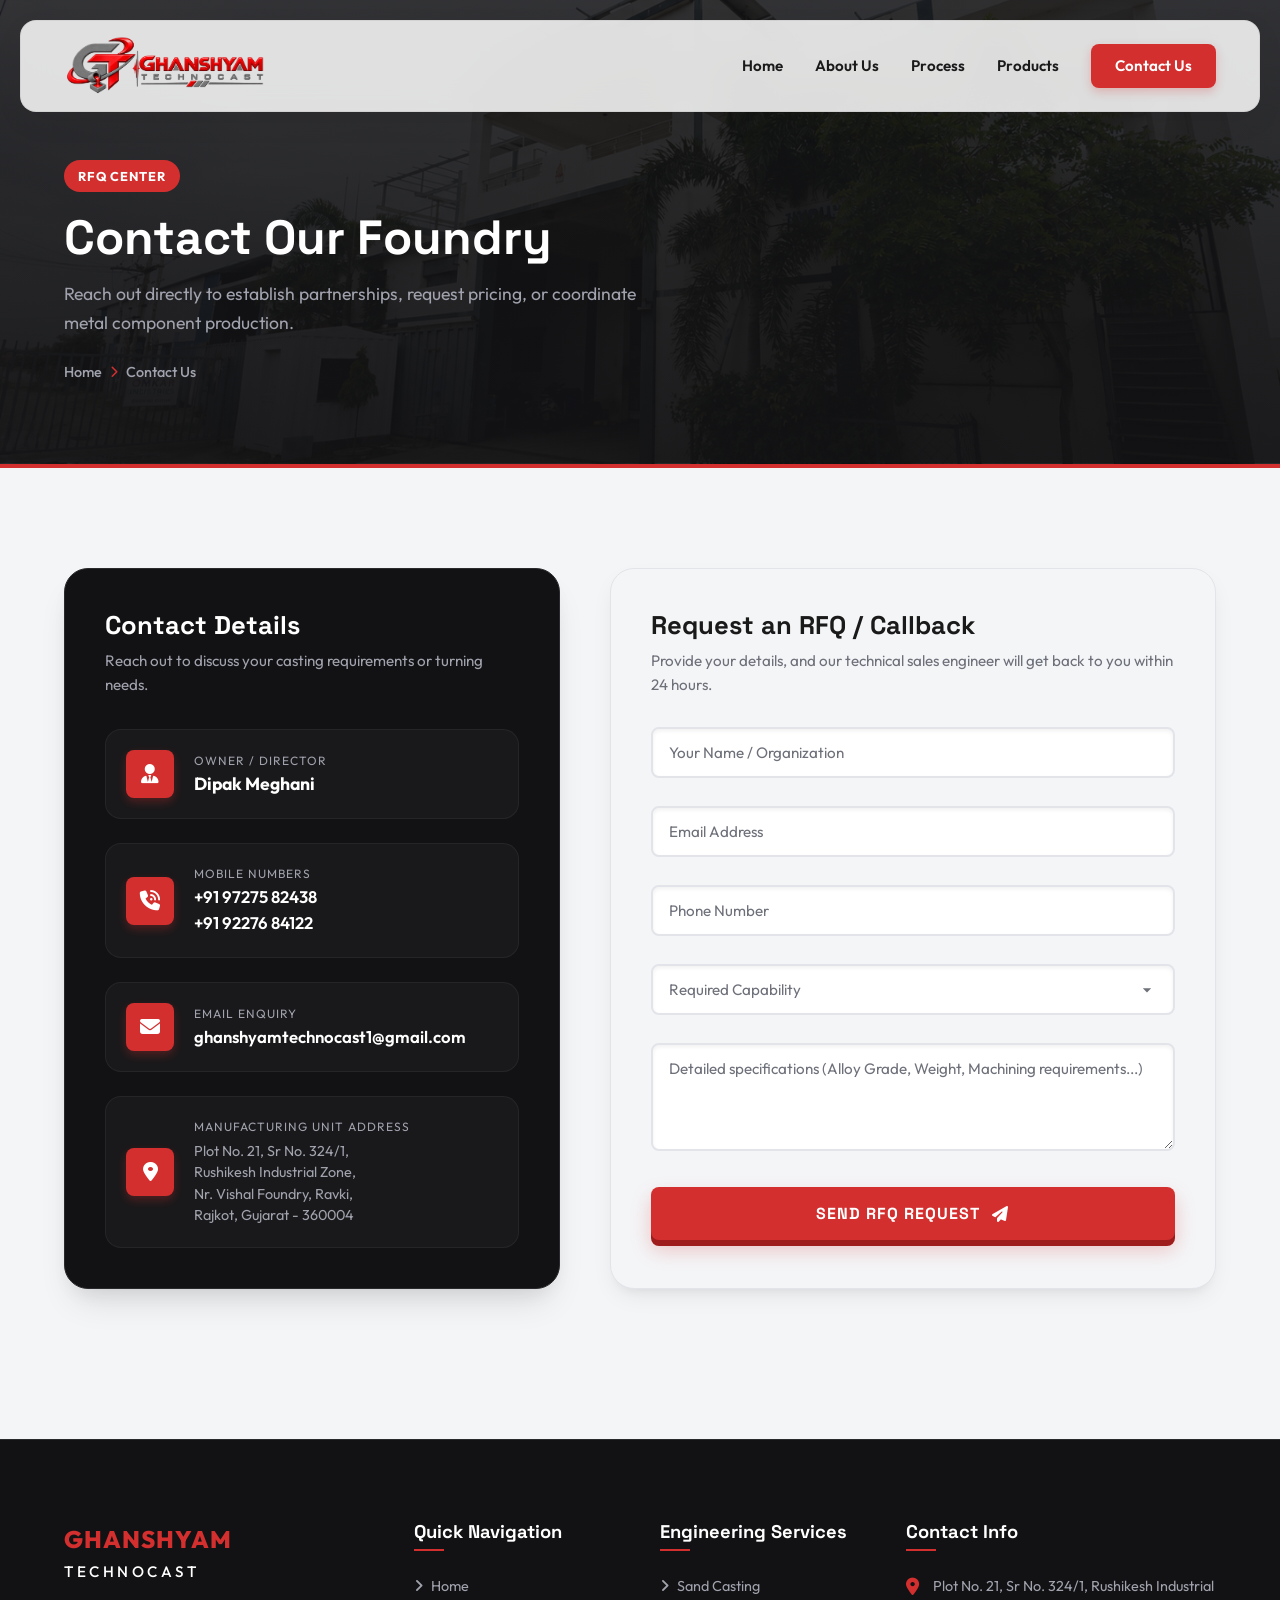
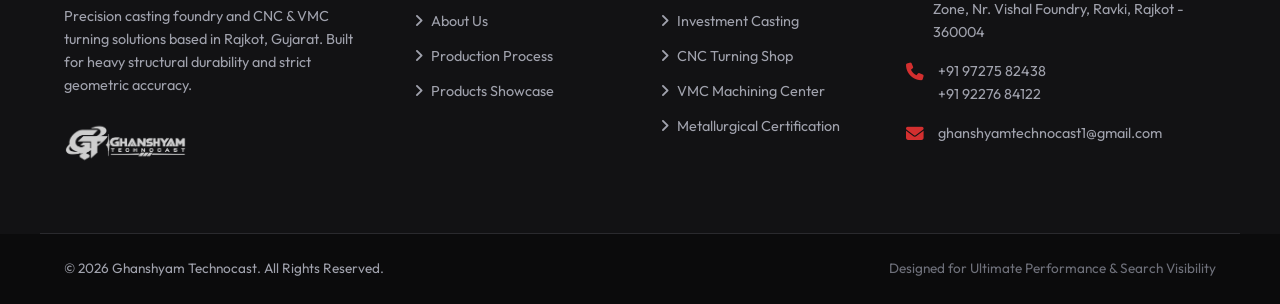
<file: contact.html>
<!DOCTYPE html>
<html lang="en">
<head>
    <meta charset="UTF-8">
    <meta name="viewport" content="width=device-width, initial-scale=1.0">
    <title>Contact Us | Ghanshyam Technocast - Steel Casting Rajkot</title>
    
    <!-- Favicon -->
    <link rel="icon" type="image/png" href="Favicon.png?v=1.2">
    
    <!-- SEO Meta Tags -->
    <meta name="description" content="Get in touch with Ghanshyam Technocast in Rajkot, Gujarat. Reach Director Dipak Meghani at +91 97275 82438 or submit an RFQ form for custom steel castings and CNC/VMC machining.">
    <meta name="keywords" content="Foundry contact Rajkot, Dipak Meghani mobile, steel casting RFQ, CNC turning jobwork price, industrial zone Ravki address">
    <meta name="author" content="Ghanshyam Technocast">
    <meta name="robots" content="index, follow">
    
    <!-- Open Graph / Facebook -->
    <meta property="og:type" content="website">
    <meta property="og:url" content="https://www.ghanshyamtechnocast.com/contact.html">
    <meta property="og:title" content="Contact & RFQ | Ghanshyam Technocast">
    <meta property="og:description" content="Submit drawing blueprints and alloy casting specifications. Get in touch directly with our sales technical office.">
    <meta property="og:image" content="https://www.ghanshyamtechnocast.com/og-image.png">

    <!-- Google Fonts -->
    <link rel="preconnect" href="https://fonts.googleapis.com">
    <link rel="preconnect" href="https://fonts.gstatic.com" crossorigin>
    <link href="https://fonts.googleapis.com/css2?family=Outfit:wght@300;400;500;600;700;800;900&family=Space+Grotesk:wght@400;500;600;700&display=swap" rel="stylesheet">

    <!-- FontAwesome Icons -->
    <link rel="stylesheet" href="https://cdnjs.cloudflare.com/ajax/libs/font-awesome/6.4.0/css/all.min.css">

    <!-- Custom CSS -->
    <link rel="canonical" href="https://www.ghanshyamtechnocast.com/contact.html">
    <link rel="stylesheet" href="style.css?v=1.5">
</head>
<body>

    <!-- Scroll Progress Indicator -->
    <div id="scroll-progress"></div>

    <!-- Header / Navigation Bar -->
    <header class="header">
        <div class="container header-container">
            <a href="index.html" class="logo-image-link">
                <img src="Ghanshyam Technocast Logo.png?v=2.0" alt="Ghanshyam Technocast Logo" class="navbar-logo-img">
            </a>
            
            <nav class="nav-menu">
                <a href="index.html" class="nav-link">Home</a>
                <a href="about.html" class="nav-link">About Us</a>
                <a href="process.html" class="nav-link">Process</a>
                <a href="products.html" class="nav-link">Products</a>
                <a href="contact.html" class="nav-link contact-btn active">Contact Us</a>
            </nav>

            <button class="mobile-nav-toggle" aria-label="Toggle navigation">
                <span class="bar"></span>
                <span class="bar"></span>
                <span class="bar"></span>
            </button>
        </div>
    </header>

    <!-- Page Banner -->
    <section class="page-banner" style="background-image: linear-gradient(rgba(18, 18, 20, 0.85), rgba(18, 18, 20, 0.95)), url('images/slide8.png?v=2.0');">
        <div class="container banner-wrapper">
            <div class="banner-content">
                <span class="banner-badge">RFQ Center</span>
                <h1 class="banner-title">Contact Our Foundry</h1>
                <p class="banner-subtitle">Reach out directly to establish partnerships, request pricing, or coordinate metal component production.</p>
                <div class="breadcrumb-trail">
                    <a href="index.html">Home</a> <i class="fa-solid fa-chevron-right"></i> <span>Contact Us</span>
                </div>
            </div>
        </div>
        <div class="banner-overlay-glow"></div>
    </section>

    <!-- Contact & RFQ Form Section -->
    <section class="contact-section scroll-reveal" style="background-color: var(--color-bg-light);">
        <div class="container">
            <div class="contact-grid">
                <!-- Contact Details Panel -->
                <div class="contact-info-panel-3d">
                    <div class="info-head">
                        <h3>Contact Details</h3>
                        <p>Reach out to discuss your casting requirements or turning needs.</p>
                    </div>

                    <div class="contact-methods">
                        <div class="contact-method-card">
                            <div class="icon-box-3d"><i class="fa-solid fa-user-tie"></i></div>
                            <div class="method-details">
                                <span>Owner / Director</span>
                                <strong>Dipak Meghani</strong>
                            </div>
                        </div>

                        <div class="contact-method-card">
                            <div class="icon-box-3d"><i class="fa-solid fa-phone-volume"></i></div>
                            <div class="method-details">
                                <span>Mobile Numbers</span>
                                <a href="tel:+919727582438">+91 97275 82438</a>
                                <a href="tel:+919227684122">+91 92276 84122</a>
                            </div>
                        </div>

                        <div class="contact-method-card">
                            <div class="icon-box-3d"><i class="fa-solid fa-envelope"></i></div>
                            <div class="method-details">
                                <span>Email Enquiry</span>
                                <a href="mailto:ghanshyamtechnocast1@gmail.com">ghanshyamtechnocast1@gmail.com</a>
                            </div>
                        </div>

                        <div class="contact-method-card">
                            <div class="icon-box-3d"><i class="fa-solid fa-location-dot"></i></div>
                            <div class="method-details">
                                <span>Manufacturing Unit Address</span>
                                <address>
                                    Plot No. 21, Sr No. 324/1,<br>
                                    Rushikesh Industrial Zone,<br>
                                    Nr. Vishal Foundry, Ravki,<br>
                                    Rajkot, Gujarat - 360004
                                </address>
                            </div>
                        </div>
                    </div>
                </div>

                <!-- 3D Form Card -->
                <div class="contact-form-card-3d">
                    <h3>Request an RFQ / Callback</h3>
                    <p>Provide your details, and our technical sales engineer will get back to you within 24 hours.</p>
                    
                    <form id="rfq-form" class="contact-form-3d" novalidate>
                        <div class="form-group-3d">
                            <input type="text" id="name" name="name" required placeholder=" ">
                            <label for="name">Your Name / Organization</label>
                            <span class="border-focus"></span>
                        </div>

                        <div class="form-group-3d">
                            <input type="email" id="email" name="email" required placeholder=" ">
                            <label for="email">Email Address</label>
                            <span class="border-focus"></span>
                        </div>

                        <div class="form-group-3d">
                            <input type="tel" id="phone" name="phone" required placeholder=" ">
                            <label for="phone">Phone Number</label>
                            <span class="border-focus"></span>
                        </div>

                        <div class="form-group-3d">
                            <select id="service" name="service" required>
                                <option value="" disabled selected hidden></option>
                                <option value="steel-casting">Steel Casting Supply</option>
                                <option value="cnc-turning">CNC / VMC Turning Jobwork</option>
                                <option value="joint-solution">Cast + Machined Complete Solution</option>
                                <option value="other">Other Inquiry</option>
                            </select>
                            <label for="service">Required Capability</label>
                            <span class="border-focus"></span>
                        </div>

                        <div class="form-group-3d">
                            <textarea id="message" name="message" rows="4" required placeholder=" "></textarea>
                            <label for="message">Detailed specifications (Alloy Grade, Weight, Machining requirements...)</label>
                            <span class="border-focus"></span>
                        </div>

                        <button type="submit" class="btn btn-primary submit-btn-3d">
                            <span>Send RFQ Request</span>
                            <i class="fa-solid fa-paper-plane"></i>
                        </button>
                    </form>
                    
                    <!-- Form Success Modal Alert -->
                    <div id="form-success-alert" class="success-alert-overlay">
                        <div class="alert-content-3d">
                            <div class="success-icon"><i class="fa-solid fa-circle-check"></i></div>
                            <h3>Request Received!</h3>
                            <p>Thank you for contacting Ghanshyam Technocast. Our representative will contact you shortly with a technical layout/quote.</p>
                            <button id="close-alert-btn" class="btn btn-sm btn-primary">Close</button>
                        </div>
                    </div>
                </div>
            </div>
        </div>
    </section>

    <!-- Footer -->
    <footer class="footer">
        <div class="container footer-grid">
            <div class="footer-col brand-col">
                <a href="index.html" class="footer-logo">
                    <span class="logo-red">GHANSHYAM</span>
                    <span class="logo-white">TECHNOCAST</span>
                </a>
                <p class="brand-desc">Precision casting foundry and CNC & VMC turning solutions based in Rajkot, Gujarat. Built for heavy structural durability and strict geometric accuracy.</p>
                <div class="footer-logo-container" style="margin-top: 15px;">
                    <img src="Ghanshyam Technocast Logo.png?v=2.0" alt="Ghanshyam Technocast Logo" class="footer-logo-img" style="max-height: 45px; width: auto; object-fit: contain; filter: brightness(0) invert(1); opacity: 0.8; transition: opacity 0.3s ease;">
                </div>
            </div>

            <div class="footer-col links-col">
                <h3>Quick Navigation</h3>
                <ul class="footer-links">
                    <li><a href="index.html"><i class="fa-solid fa-angle-right"></i> Home</a></li>
                    <li><a href="about.html"><i class="fa-solid fa-angle-right"></i> About Us</a></li>
                    <li><a href="process.html"><i class="fa-solid fa-angle-right"></i> Production Process</a></li>
                    <li><a href="products.html"><i class="fa-solid fa-angle-right"></i> Products Showcase</a></li>
                </ul>
            </div>

            <div class="footer-col links-col">
                <h3>Engineering Services</h3>
                <ul class="footer-links">
                    <li><a href="index.html#capabilities"><i class="fa-solid fa-angle-right"></i> Sand Casting</a></li>
                    <li><a href="index.html#capabilities"><i class="fa-solid fa-angle-right"></i> Investment Casting</a></li>
                    <li><a href="index.html#capabilities"><i class="fa-solid fa-angle-right"></i> CNC Turning Shop</a></li>
                    <li><a href="index.html#capabilities"><i class="fa-solid fa-angle-right"></i> VMC Machining Center</a></li>
                    <li><a href="index.html#capabilities"><i class="fa-solid fa-angle-right"></i> Metallurgical Certification</a></li>
                </ul>
            </div>

            <div class="footer-col contact-col">
                <h3>Contact Info</h3>
                <ul class="footer-contact">
                    <li>
                        <i class="fa-solid fa-location-dot"></i>
                        <span>Plot No. 21, Sr No. 324/1, Rushikesh Industrial Zone, Nr. Vishal Foundry, Ravki, Rajkot - 360004</span>
                    </li>
                    <li>
                        <i class="fa-solid fa-phone"></i>
                        <span>
                            <a href="tel:+919727582438">+91 97275 82438</a><br>
                            <a href="tel:+919227684122">+91 92276 84122</a>
                        </span>
                    </li>
                    <li>
                        <i class="fa-solid fa-envelope"></i>
                        <span>
                            <a href="mailto:ghanshyamtechnocast1@gmail.com">ghanshyamtechnocast1@gmail.com</a>
                        </span>
                    </li>
                </ul>
            </div>
        </div>

        <div class="footer-bottom">
            <div class="container footer-bottom-wrapper">
                <p class="copyright">&copy; <span id="year">2026</span> Ghanshyam Technocast. All Rights Reserved.</p>
                <p class="designer">Designed for Ultimate Performance & Search Visibility</p>
            </div>
        </div>
    </footer>

    <!-- Custom Script -->
    <script src="script.js?v=1.2"></script>
</body>
</html>
</file>
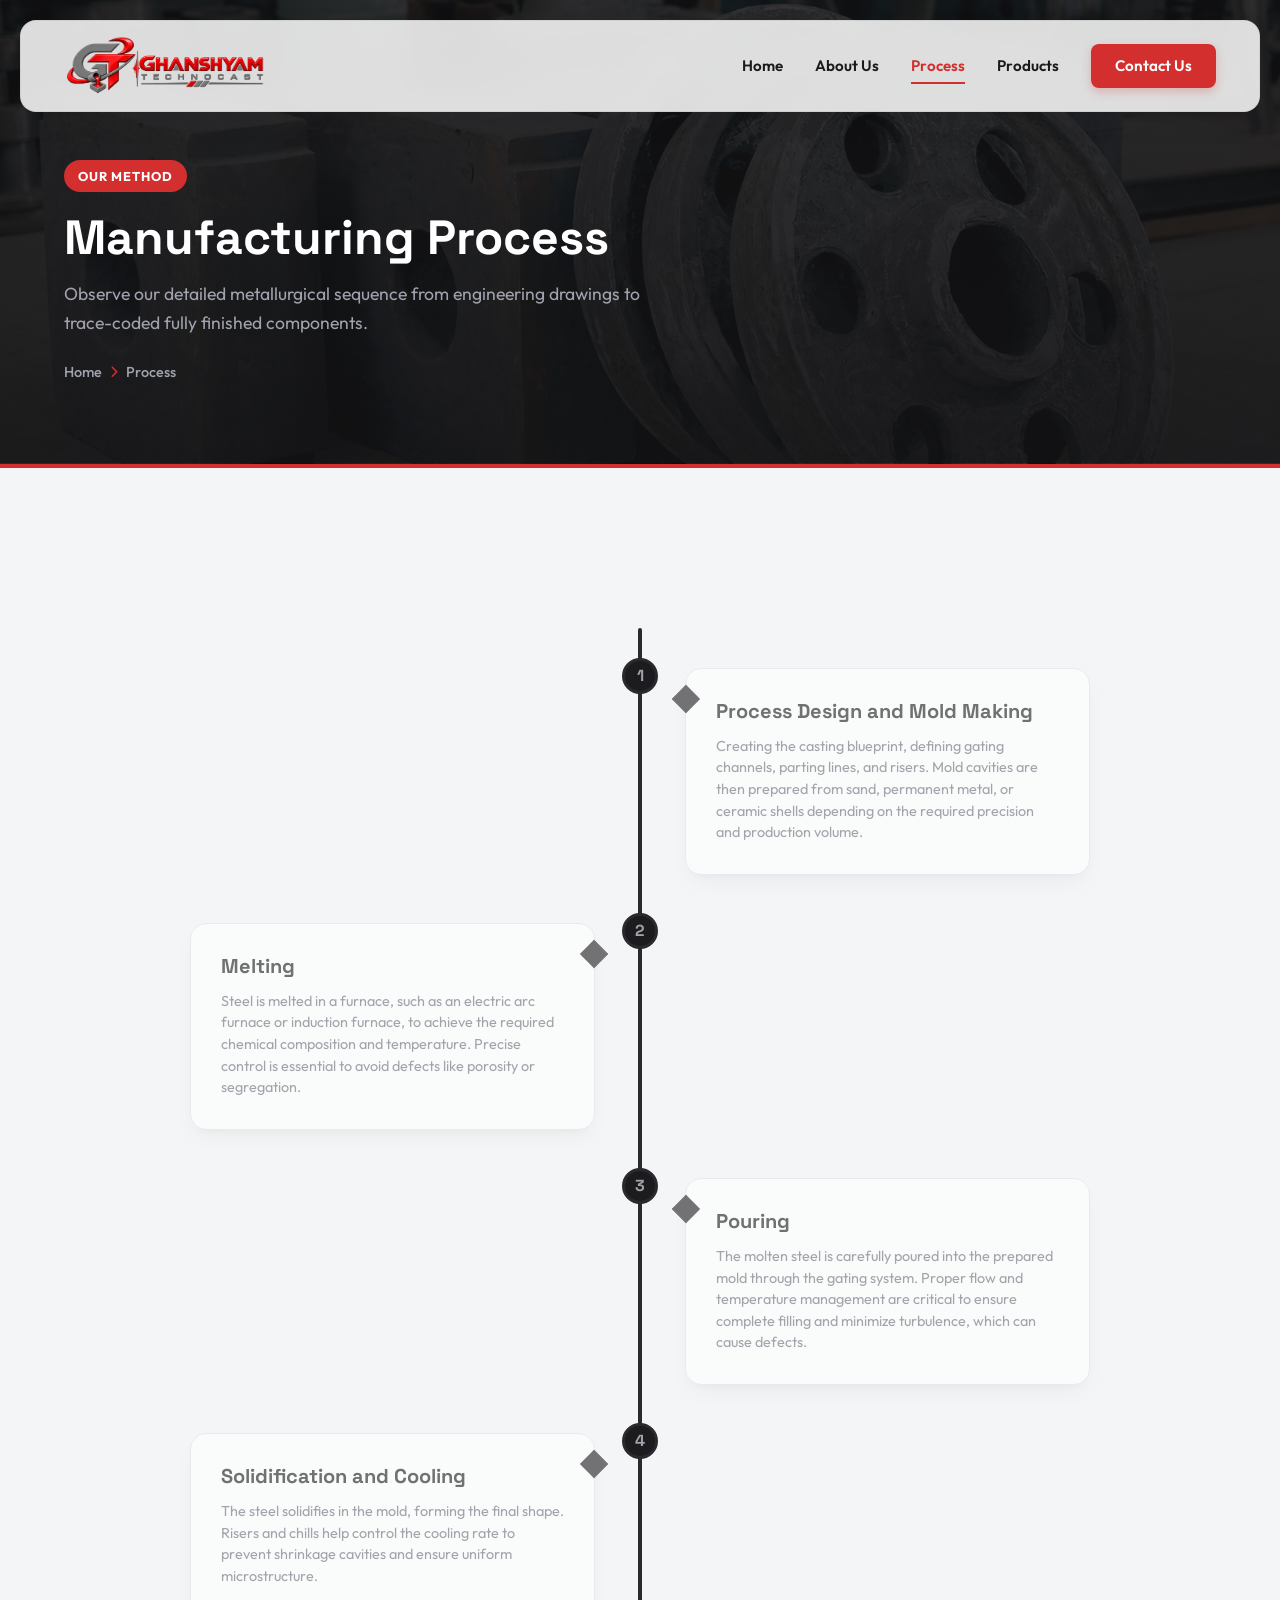
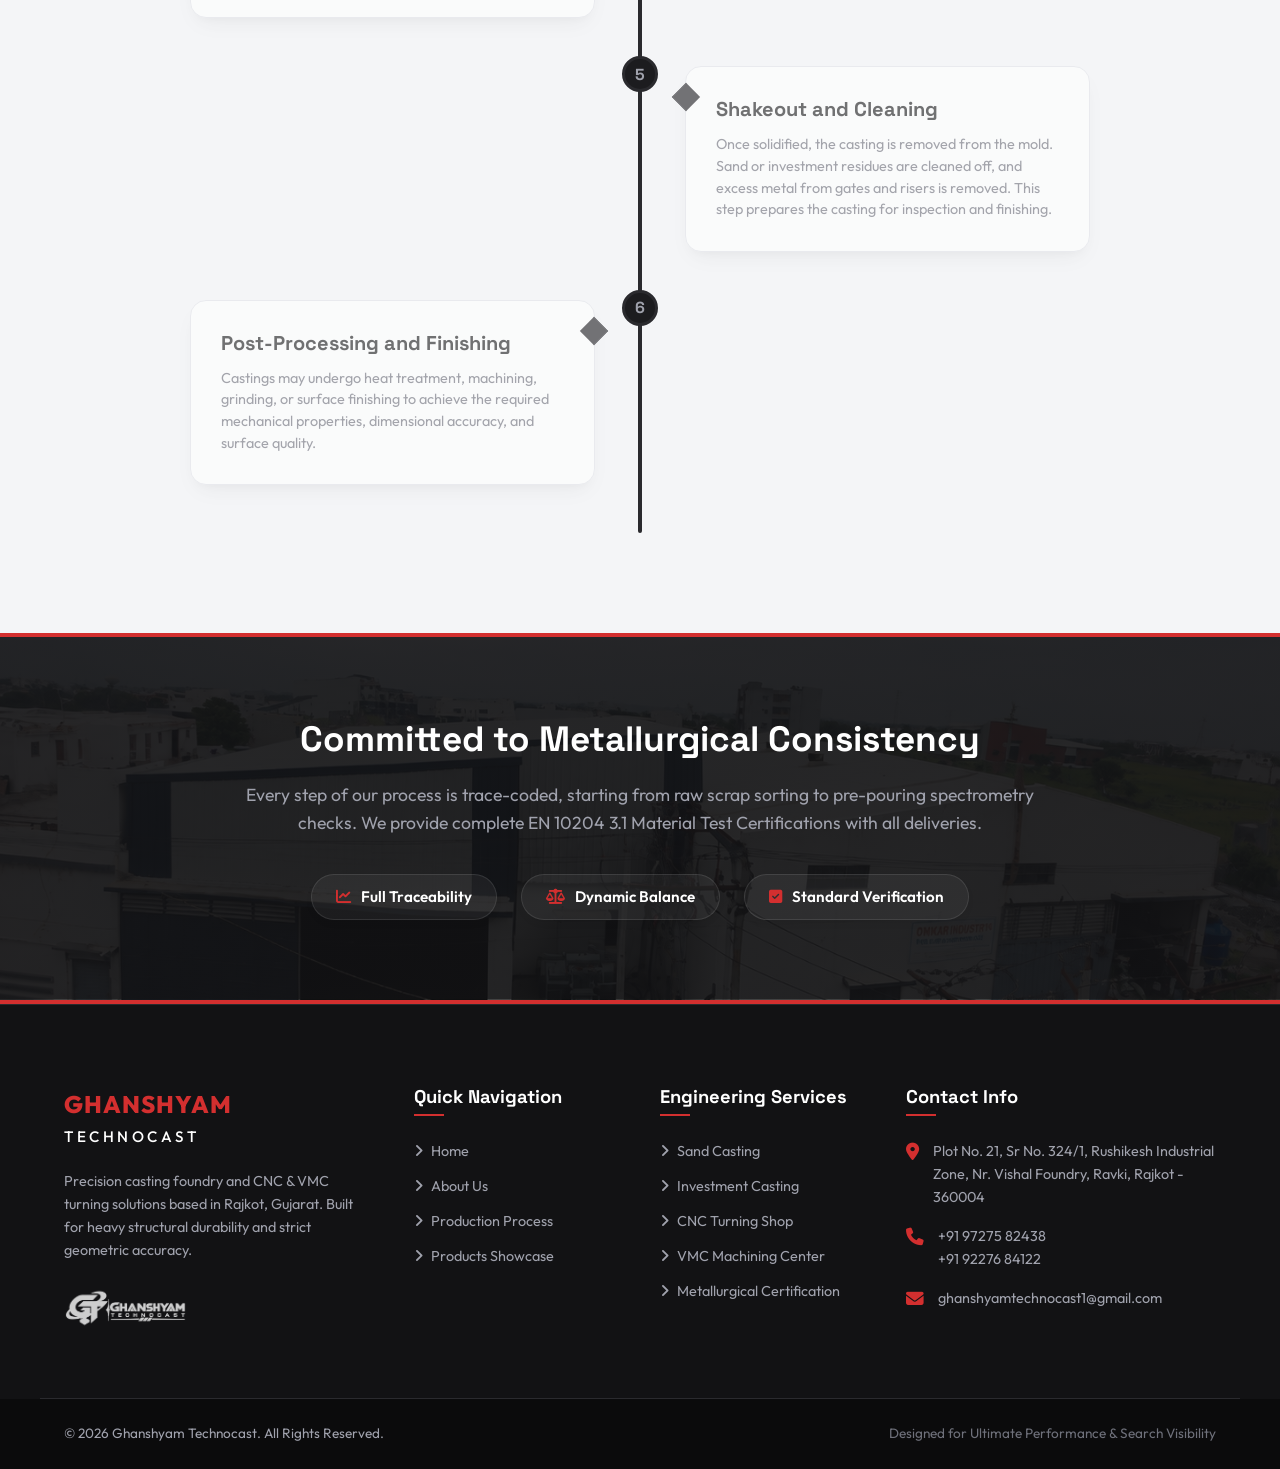
<file: process.html>
<!DOCTYPE html>
<html lang="en">
<head>
    <meta charset="UTF-8">
    <meta name="viewport" content="width=device-width, initial-scale=1.0">
    <title>Production Process | Ghanshyam Technocast - Steel Casting & CNC VMC</title>
    
    <!-- Favicon -->
    <link rel="icon" type="image/png" href="Favicon.png?v=1.2">
    
    <!-- SEO Meta Tags -->
    <meta name="description" content="Detailed walkthrough of our high-quality steel casting production process from pattern creation, sand molding, furnace melting, casting pouring to CNC precision turning and spectral quality analysis in Rajkot.">
    <meta name="keywords" content="Foundry process Rajkot, lost wax casting stages, metal pouring parameters, fettling shop, CNC turning finishing, quality control timeline">
    <meta name="author" content="Ghanshyam Technocast">
    <meta name="robots" content="index, follow">
    
    <!-- Open Graph / Facebook -->
    <meta property="og:type" content="website">
    <meta property="og:url" content="https://www.ghanshyamtechnocast.com/process.html">
    <meta property="og:title" content="Production Journey | Ghanshyam Technocast">
    <meta property="og:description" content="Explore our step-by-step metallurgical process, starting from pattern optimization through custom machining tolerances to coordinate quality checks.">
    <meta property="og:image" content="https://www.ghanshyamtechnocast.com/og-image.png">

    <!-- Google Fonts -->
    <link rel="preconnect" href="https://fonts.googleapis.com">
    <link rel="preconnect" href="https://fonts.gstatic.com" crossorigin>
    <link href="https://fonts.googleapis.com/css2?family=Outfit:wght@300;400;500;600;700;800;900&family=Space+Grotesk:wght@400;500;600;700&display=swap" rel="stylesheet">

    <!-- FontAwesome Icons -->
    <link rel="stylesheet" href="https://cdnjs.cloudflare.com/ajax/libs/font-awesome/6.4.0/css/all.min.css">

    <!-- Custom CSS -->
    <link rel="canonical" href="https://www.ghanshyamtechnocast.com/process.html">
    <link rel="stylesheet" href="style.css?v=1.5">
</head>
<body>

    <!-- Scroll Progress Indicator -->
    <div id="scroll-progress"></div>

    <!-- Header / Navigation Bar -->
    <header class="header">
        <div class="container header-container">
            <a href="index.html" class="logo-image-link">
                <img src="Ghanshyam Technocast Logo.png?v=2.0" alt="Ghanshyam Technocast Logo" class="navbar-logo-img">
            </a>
            
            <nav class="nav-menu">
                <a href="index.html" class="nav-link">Home</a>
                <a href="about.html" class="nav-link">About Us</a>
                <a href="process.html" class="nav-link active">Process</a>
                <a href="products.html" class="nav-link">Products</a>
                <a href="contact.html" class="nav-link contact-btn">Contact Us</a>
            </nav>

            <button class="mobile-nav-toggle" aria-label="Toggle navigation">
                <span class="bar"></span>
                <span class="bar"></span>
                <span class="bar"></span>
            </button>
        </div>
    </header>

    <!-- Page Banner -->
    <section class="page-banner" style="background-image: linear-gradient(rgba(18, 18, 20, 0.85), rgba(18, 18, 20, 0.95)), url('images/slide4.png?v=2.0');">
        <div class="container banner-wrapper">
            <div class="banner-content">
                <span class="banner-badge">Our Method</span>
                <h1 class="banner-title">Manufacturing Process</h1>
                <p class="banner-subtitle">Observe our detailed metallurgical sequence from engineering drawings to trace-coded fully finished components.</p>
                <div class="breadcrumb-trail">
                    <a href="index.html">Home</a> <i class="fa-solid fa-chevron-right"></i> <span>Process</span>
                </div>
            </div>
        </div>
        <div class="banner-overlay-glow"></div>
    </section>

    <!-- Interactive Process Timeline Section -->
    <section class="process-section scroll-reveal" style="background-color: var(--color-bg-light); color: var(--color-text-dark);">
        <div class="container">
            <div class="process-timeline">
                <div class="timeline-line">
                    <div class="timeline-progress"></div>
                </div>

                <!-- Step 1 -->
                <div class="timeline-item">
                    <div class="timeline-visual-side left-side">
                        <div class="visual-cad-blueprint">
                            <svg viewBox="0 0 100 100" class="svg-cad-gear">
                                <circle cx="50" cy="50" r="40" stroke="rgba(211, 47, 47, 0.15)" stroke-width="1" fill="none" stroke-dasharray="2 2" />
                                <circle cx="50" cy="50" r="30" stroke="rgba(211, 47, 47, 0.4)" stroke-width="1" fill="none" />
                                <g class="rotating-gear-group">
                                    <circle cx="50" cy="50" r="20" stroke="var(--color-primary)" stroke-width="1.5" fill="none" />
                                    <circle cx="50" cy="50" r="6" stroke="var(--color-primary)" stroke-width="1.5" fill="none" />
                                    <path d="M50 10 L50 20 M50 80 L50 90 M10 50 L20 50 M80 50 L90 50 M22 22 L29 29 M71 71 L78 78 M22 78 L29 71 M71 22 L78 29" stroke="var(--color-primary)" stroke-width="2" />
                                </g>
                            </svg>
                            <div class="blueprint-lines"></div>
                        </div>
                    </div>
                    <div class="timeline-marker">1</div>
                    <div class="timeline-content-card" style="background: #ffffff; border-color: var(--color-border-light);">
                        <h3 style="color: var(--color-text-dark);">Process Design and Mold Making</h3>
                        <p style="color: var(--color-text-muted);">Creating the casting blueprint, defining gating channels, parting lines, and risers. Mold cavities are then prepared from sand, permanent metal, or ceramic shells depending on the required precision and production volume.</p>
                    </div>
                </div>

                <!-- Step 2 -->
                <div class="timeline-item">
                    <div class="timeline-marker">2</div>
                    <div class="timeline-content-card" style="background: #ffffff; border-color: var(--color-border-light);">
                        <h3 style="color: var(--color-text-dark);">Melting</h3>
                        <p style="color: var(--color-text-muted);">Steel is melted in a furnace, such as an electric arc furnace or induction furnace, to achieve the required chemical composition and temperature. Precise control is essential to avoid defects like porosity or segregation.</p>
                    </div>
                    <div class="timeline-visual-side right-side">
                        <div class="visual-mould-box">
                            <svg viewBox="0 0 120 80" class="svg-mould">
                                <rect x="10" y="10" width="100" height="60" rx="6" stroke="var(--color-text-muted)" stroke-width="1.5" fill="none" stroke-dasharray="3 3" />
                                <path d="M25 40 Q35 25 50 25 T75 25 Q90 25 95 40 L95 55 L25 55 Z" stroke="var(--color-primary)" stroke-width="2" fill="rgba(211, 47, 47, 0.05)" class="mold-cavity" />
                                <circle cx="20" cy="20" r="1" fill="var(--color-text-muted)" />
                                <circle cx="35" cy="15" r="1.2" fill="var(--color-text-muted)" />
                                <circle cx="85" cy="20" r="0.8" fill="var(--color-text-muted)" />
                                <circle cx="100" cy="30" r="1.5" fill="var(--color-text-muted)" />
                                <circle cx="25" cy="60" r="1" fill="var(--color-text-muted)" />
                                <circle cx="80" cy="62" r="1.2" fill="var(--color-text-muted)" />
                            </svg>
                        </div>
                    </div>
                </div>

                <!-- Step 3 -->
                <div class="timeline-item">
                    <div class="timeline-visual-side left-side">
                        <div class="visual-pouring-ladle">
                            <svg viewBox="0 0 100 100" class="svg-pouring">
                                <path d="M20 30 L45 30 L40 60 L15 60 Z" stroke="var(--color-text-muted)" stroke-width="2" fill="rgba(255,255,255,0.05)" class="ladle-cup" />
                                <line x1="45" y1="30" x2="75" y2="10" stroke="var(--color-text-muted)" stroke-width="3" />
                                <path d="M16 58 Q14 75 13 90" stroke="var(--color-primary)" stroke-width="3.5" fill="none" stroke-linecap="round" class="pouring-stream" />
                                <circle cx="12" cy="72" r="2.5" fill="#ff9100" class="spark spark-1" />
                                <circle cx="18" cy="80" r="2" fill="#ffea00" class="spark spark-2" />
                                <circle cx="8" cy="85" r="1.5" fill="#ff3d00" class="spark spark-3" />
                                <circle cx="24" cy="75" r="1.8" fill="#ff9100" class="spark spark-4" />
                            </svg>
                        </div>
                    </div>
                    <div class="timeline-marker">3</div>
                    <div class="timeline-content-card" style="background: #ffffff; border-color: var(--color-border-light);">
                        <h3 style="color: var(--color-text-dark);">Pouring</h3>
                        <p style="color: var(--color-text-muted);">The molten steel is carefully poured into the prepared mold through the gating system. Proper flow and temperature management are critical to ensure complete filling and minimize turbulence, which can cause defects.</p>
                    </div>
                </div>

                <!-- Step 4 -->
                <div class="timeline-item">
                    <div class="timeline-marker">4</div>
                    <div class="timeline-content-card" style="background: #ffffff; border-color: var(--color-border-light);">
                        <h3 style="color: var(--color-text-dark);">Solidification and Cooling</h3>
                        <p style="color: var(--color-text-muted);">The steel solidifies in the mold, forming the final shape. Risers and chills help control the cooling rate to prevent shrinkage cavities and ensure uniform microstructure.</p>
                    </div>
                    <div class="timeline-visual-side right-side">
                        <div class="visual-blast-cleaning">
                            <svg viewBox="0 0 100 100" class="svg-blaster">
                                <rect x="35" y="30" width="30" height="40" rx="3" stroke="var(--color-text-muted)" stroke-width="2.5" fill="none" class="raw-casting" />
                                <circle cx="20" cy="50" r="3" fill="var(--color-primary)" class="blast-part part-1" />
                                <circle cx="28" cy="38" r="2.5" fill="var(--color-primary)" class="blast-part part-2" />
                                <circle cx="32" cy="62" r="2" fill="var(--color-primary)" class="blast-part part-3" />
                                <circle cx="70" cy="45" r="3" fill="var(--color-primary)" class="blast-part part-4" />
                                <circle cx="75" cy="58" r="2" fill="var(--color-primary)" class="blast-part part-5" />
                                <circle cx="68" cy="32" r="2.5" fill="var(--color-primary)" class="blast-part part-6" />
                            </svg>
                        </div>
                    </div>
                </div>

                <!-- Step 5 -->
                <div class="timeline-item">
                    <div class="timeline-visual-side left-side">
                        <div class="visual-vmc-spindle">
                            <svg viewBox="0 0 100 100" class="svg-spindle">
                                <rect x="25" y="70" width="50" height="20" rx="2" stroke="var(--color-text-muted)" stroke-width="2" fill="none" />
                                <g class="spindle-cutter-group">
                                    <path d="M45 20 L55 20 L53 50 L47 50 Z" fill="var(--color-text-muted)" />
                                    <rect x="42" y="50" width="16" height="4" rx="1" fill="var(--color-primary)" />
                                    <path d="M48 54 L52 54 L50 62 Z" fill="var(--color-primary)" class="cutter-drill-tip" />
                                </g>
                                <path d="M38 60 Q50 50 62 60" stroke="rgba(211, 47, 47, 0.4)" stroke-width="1.5" fill="none" class="cutting-wave-1" />
                                <path d="M34 64 Q50 52 66 64" stroke="rgba(211, 47, 47, 0.2)" stroke-width="1.5" fill="none" class="cutting-wave-2" />
                            </svg>
                        </div>
                    </div>
                    <div class="timeline-marker">5</div>
                    <div class="timeline-content-card" style="background: #ffffff; border-color: var(--color-border-light);">
                        <h3 style="color: var(--color-text-dark);">Shakeout and Cleaning</h3>
                        <p style="color: var(--color-text-muted);">Once solidified, the casting is removed from the mold. Sand or investment residues are cleaned off, and excess metal from gates and risers is removed. This step prepares the casting for inspection and finishing.</p>
                    </div>
                </div>

                <!-- Step 6 -->
                <div class="timeline-item">
                    <div class="timeline-marker">6</div>
                    <div class="timeline-content-card" style="background: #ffffff; border-color: var(--color-border-light);">
                        <h3 style="color: var(--color-text-dark);">Post-Processing and Finishing</h3>
                        <p style="color: var(--color-text-muted);">Castings may undergo heat treatment, machining, grinding, or surface finishing to achieve the required mechanical properties, dimensional accuracy, and surface quality.</p>
                    </div>
                    <div class="timeline-visual-side right-side">
                        <div class="visual-spectral-wave">
                            <svg viewBox="0 0 120 80" class="svg-spectrometer">
                                <line x1="10" y1="10" x2="10" y2="70" stroke="rgba(0,0,0,0.08)" stroke-width="1.5" />
                                <line x1="10" y1="70" x2="110" y2="70" stroke="rgba(0,0,0,0.08)" stroke-width="1.5" />
                                <line x1="10" y1="40" x2="110" y2="40" stroke="rgba(0,0,0,0.04)" stroke-width="1" stroke-dasharray="2 2" />
                                <path d="M10 70 Q30 20 45 40 T75 55 T100 20 L110 70" stroke="var(--color-primary)" stroke-width="2.5" fill="none" class="wave-line-red" />
                                <line x1="45" y1="10" x2="45" y2="70" stroke="var(--color-primary)" stroke-width="1.5" class="scanner-cursor" />
                                <circle cx="45" cy="40" r="4" fill="var(--color-primary)" class="scanner-cursor-dot" />
                            </svg>
                        </div>
                    </div>
                </div>
            </div>
        </div>
    </section>

    <!-- Banner QA summary callout -->
    <section class="qc-banner scroll-reveal" style="background-image: linear-gradient(rgba(18, 18, 20, 0.9), rgba(18, 18, 20, 0.9)), url('images/slide7.png?v=2.0');">
        <div class="container qc-wrapper">
            <div class="qc-content">
                <h2>Committed to Metallurgical Consistency</h2>
                <p>Every step of our process is trace-coded, starting from raw scrap sorting to pre-pouring spectrometry checks. We provide complete EN 10204 3.1 Material Test Certifications with all deliveries.</p>
                <div class="qc-badges">
                    <div class="qc-badge-item"><i class="fa-solid fa-chart-line"></i> Full Traceability</div>
                    <div class="qc-badge-item"><i class="fa-solid fa-scale-balanced"></i> Dynamic Balance</div>
                    <div class="qc-badge-item"><i class="fa-solid fa-square-check"></i> Standard Verification</div>
                </div>
            </div>
        </div>
    </section>

    <!-- Footer -->
    <footer class="footer">
        <div class="container footer-grid">
            <div class="footer-col brand-col">
                <a href="index.html" class="footer-logo">
                    <span class="logo-red">GHANSHYAM</span>
                    <span class="logo-white">TECHNOCAST</span>
                </a>
                <p class="brand-desc">Precision casting foundry and CNC & VMC turning solutions based in Rajkot, Gujarat. Built for heavy structural durability and strict geometric accuracy.</p>
                <div class="footer-logo-container" style="margin-top: 15px;">
                    <img src="Ghanshyam Technocast Logo.png?v=2.0" alt="Ghanshyam Technocast Logo" class="footer-logo-img" style="max-height: 45px; width: auto; object-fit: contain; filter: brightness(0) invert(1); opacity: 0.8; transition: opacity 0.3s ease;">
                </div>
            </div>

            <div class="footer-col links-col">
                <h3>Quick Navigation</h3>
                <ul class="footer-links">
                    <li><a href="index.html"><i class="fa-solid fa-angle-right"></i> Home</a></li>
                    <li><a href="about.html"><i class="fa-solid fa-angle-right"></i> About Us</a></li>
                    <li><a href="process.html"><i class="fa-solid fa-angle-right"></i> Production Process</a></li>
                    <li><a href="products.html"><i class="fa-solid fa-angle-right"></i> Products Showcase</a></li>
                </ul>
            </div>

            <div class="footer-col links-col">
                <h3>Engineering Services</h3>
                <ul class="footer-links">
                    <li><a href="index.html#capabilities"><i class="fa-solid fa-angle-right"></i> Sand Casting</a></li>
                    <li><a href="index.html#capabilities"><i class="fa-solid fa-angle-right"></i> Investment Casting</a></li>
                    <li><a href="index.html#capabilities"><i class="fa-solid fa-angle-right"></i> CNC Turning Shop</a></li>
                    <li><a href="index.html#capabilities"><i class="fa-solid fa-angle-right"></i> VMC Machining Center</a></li>
                    <li><a href="index.html#capabilities"><i class="fa-solid fa-angle-right"></i> Metallurgical Certification</a></li>
                </ul>
            </div>

            <div class="footer-col contact-col">
                <h3>Contact Info</h3>
                <ul class="footer-contact">
                    <li>
                        <i class="fa-solid fa-location-dot"></i>
                        <span>Plot No. 21, Sr No. 324/1, Rushikesh Industrial Zone, Nr. Vishal Foundry, Ravki, Rajkot - 360004</span>
                    </li>
                    <li>
                        <i class="fa-solid fa-phone"></i>
                        <span>
                            <a href="tel:+919727582438">+91 97275 82438</a><br>
                            <a href="tel:+919227684122">+91 92276 84122</a>
                        </span>
                    </li>
                    <li>
                        <i class="fa-solid fa-envelope"></i>
                        <span>
                            <a href="mailto:ghanshyamtechnocast1@gmail.com">ghanshyamtechnocast1@gmail.com</a>
                        </span>
                    </li>
                </ul>
            </div>
        </div>

        <div class="footer-bottom">
            <div class="container footer-bottom-wrapper">
                <p class="copyright">&copy; <span id="year">2026</span> Ghanshyam Technocast. All Rights Reserved.</p>
                <p class="designer">Designed for Ultimate Performance & Search Visibility</p>
            </div>
        </div>
    </footer>

    <!-- Custom Script -->
    <script src="script.js"></script>
</body>
</html>
</file>
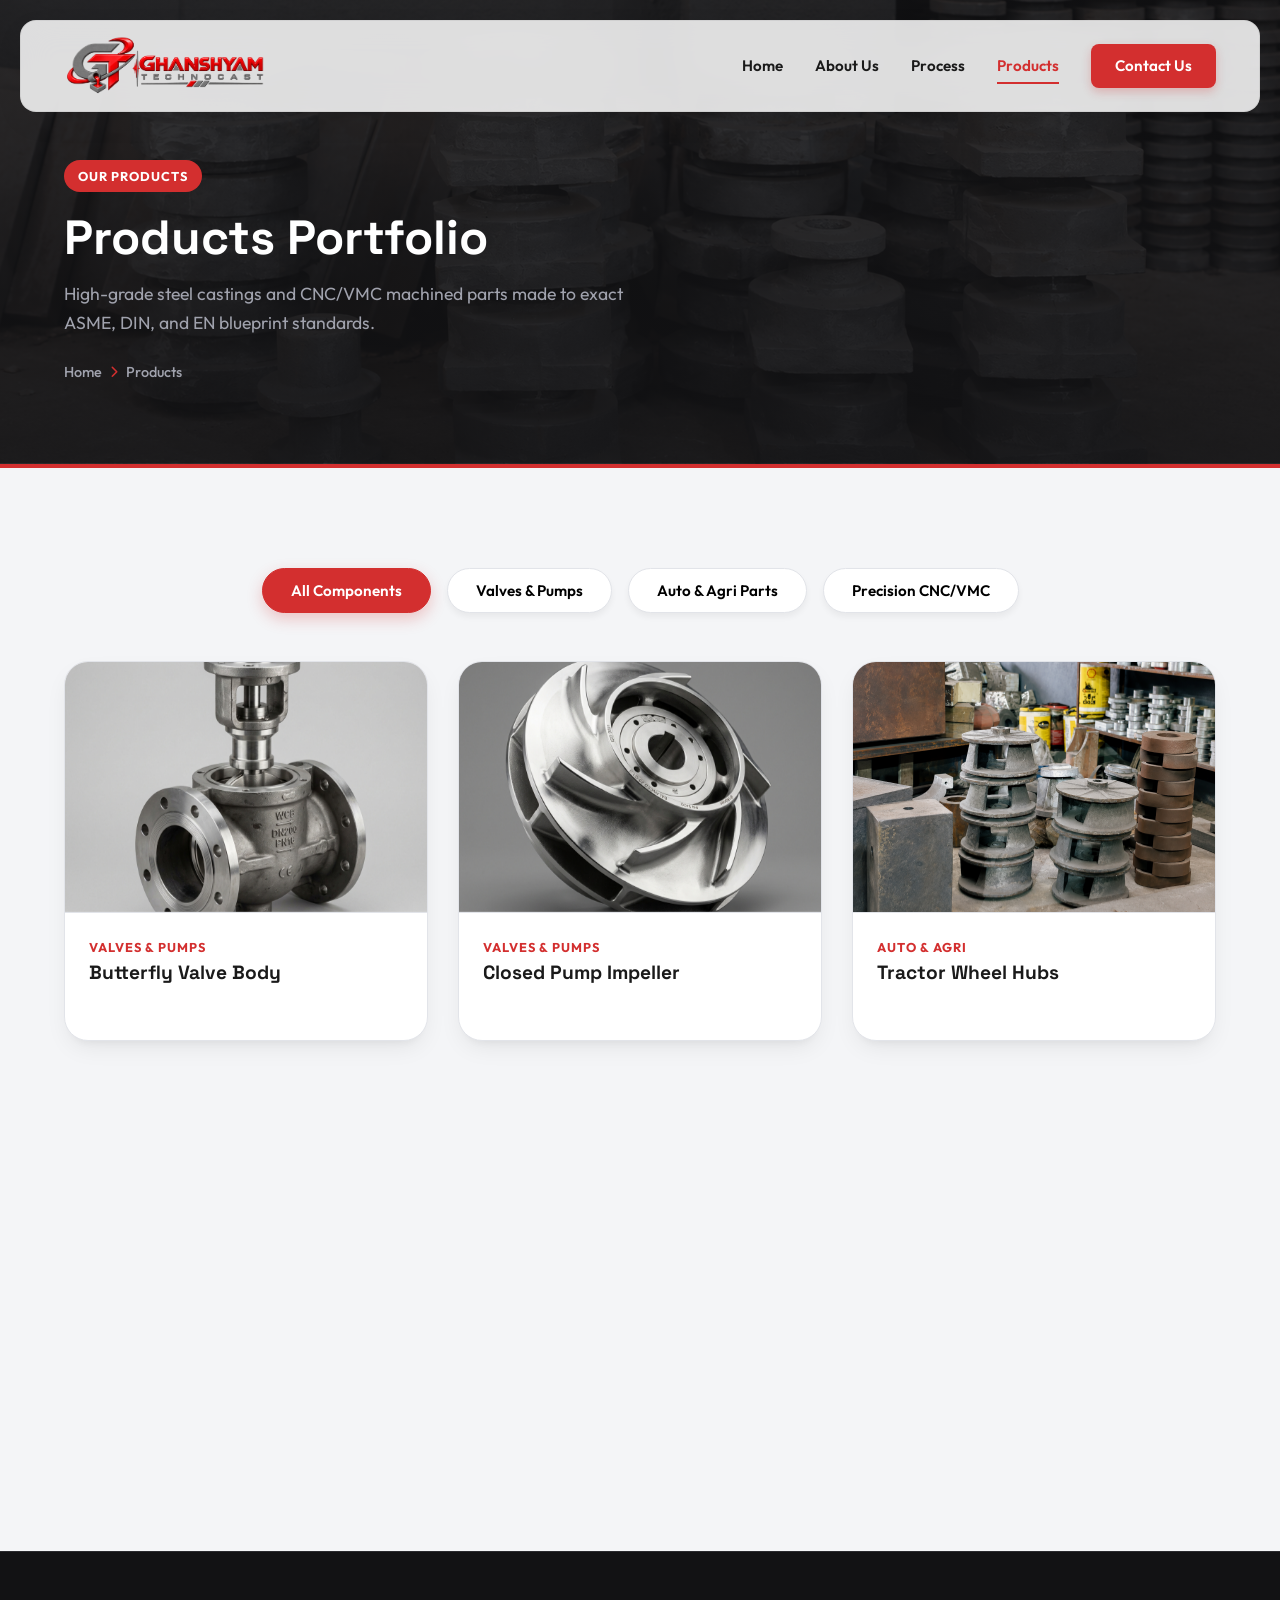
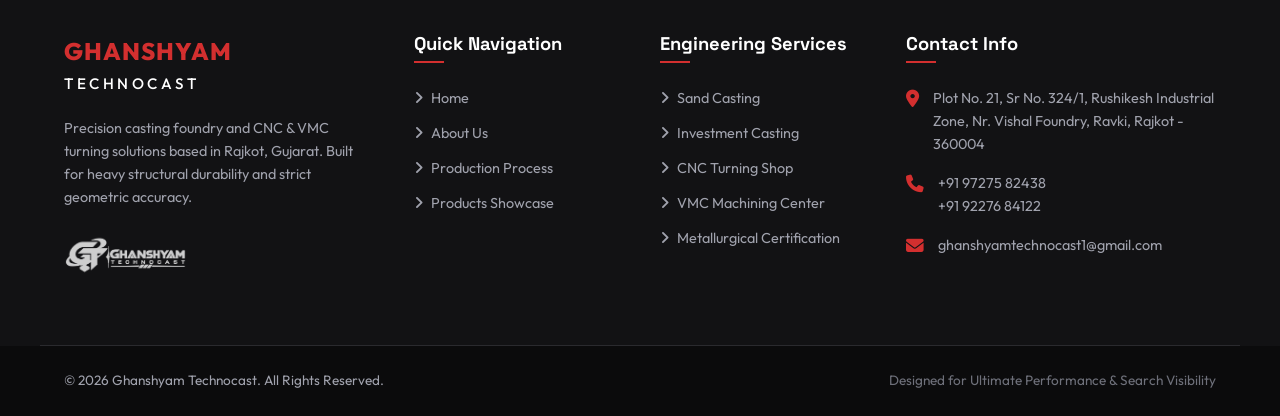
<file: products.html>
<!DOCTYPE html>
<html lang="en">
<head>
    <meta charset="UTF-8">
    <meta name="viewport" content="width=device-width, initial-scale=1.0">
    <title>Engineered Products | Ghanshyam Technocast - Steel Casting</title>
    
    <!-- Favicon -->
    <link rel="icon" type="image/png" href="Favicon.png?v=1.2">
    
    <!-- SEO Meta Tags -->
    <meta name="description" content="View our portfolio of precision-engineered steel castings and CNC/VMC machined parts. Featuring valve bodies, pump impellers, wheel hubs, transmission gearboxes, flanges, and brackets manufactured in Rajkot.">
    <meta name="keywords" content="Casting parts portfolio, valve castings, pump casings, wheel hubs SG iron, CNC flanges, VMC brackets, Ghanshyam Technocast products">
    <meta name="author" content="Ghanshyam Technocast">
    <meta name="robots" content="index, follow">
    
    <!-- Open Graph / Facebook -->
    <meta property="og:type" content="website">
    <meta property="og:url" content="https://www.ghanshyamtechnocast.com/products.html">
    <meta property="og:title" content="Products Portfolio | Ghanshyam Technocast">
    <meta property="og:description" content="Explore our steel casting parts and precision CNC turning components. Designed for flow pipelines, agricultural machinery, and heavy industrial gearboxes.">
    <meta property="og:image" content="https://www.ghanshyamtechnocast.com/og-image.png">

    <!-- Google Fonts -->
    <link rel="preconnect" href="https://fonts.googleapis.com">
    <link rel="preconnect" href="https://fonts.gstatic.com" crossorigin>
    <link href="https://fonts.googleapis.com/css2?family=Outfit:wght@300;400;500;600;700;800;900&family=Space+Grotesk:wght@400;500;600;700&display=swap" rel="stylesheet">

    <!-- FontAwesome Icons -->
    <link rel="stylesheet" href="https://cdnjs.cloudflare.com/ajax/libs/font-awesome/6.4.0/css/all.min.css">

    <!-- Custom CSS -->
    <link rel="canonical" href="https://www.ghanshyamtechnocast.com/products.html">
    <link rel="stylesheet" href="style.css?v=1.5">
</head>
<body>

    <!-- Scroll Progress Indicator -->
    <div id="scroll-progress"></div>

    <!-- Header / Navigation Bar -->
    <header class="header">
        <div class="container header-container">
            <a href="index.html" class="logo-image-link">
                <img src="Ghanshyam Technocast Logo.png?v=2.0" alt="Ghanshyam Technocast Logo" class="navbar-logo-img">
            </a>
            
            <nav class="nav-menu">
                <a href="index.html" class="nav-link">Home</a>
                <a href="about.html" class="nav-link">About Us</a>
                <a href="process.html" class="nav-link">Process</a>
                <a href="products.html" class="nav-link active">Products</a>
                <a href="contact.html" class="nav-link contact-btn">Contact Us</a>
            </nav>

            <button class="mobile-nav-toggle" aria-label="Toggle navigation">
                <span class="bar"></span>
                <span class="bar"></span>
                <span class="bar"></span>
            </button>
        </div>
    </header>

    <!-- Page Banner -->
    <section class="page-banner" style="background-image: linear-gradient(rgba(18, 18, 20, 0.85), rgba(18, 18, 20, 0.95)), url('images/slide11.png?v=2.0');">
        <div class="container banner-wrapper">
            <div class="banner-content">
                <span class="banner-badge">Our Products</span>
                <h1 class="banner-title">Products Portfolio</h1>
                <p class="banner-subtitle">High-grade steel castings and CNC/VMC machined parts made to exact ASME, DIN, and EN blueprint standards.</p>
                <div class="breadcrumb-trail">
                    <a href="index.html">Home</a> <i class="fa-solid fa-chevron-right"></i> <span>Products</span>
                </div>
            </div>
        </div>
        <div class="banner-overlay-glow"></div>
    </section>

    <!-- Products Showcase Grid -->
    <section class="products-section scroll-reveal" style="background-color: var(--color-bg-light);">
        <div class="container">
            <!-- Product Category Tabs -->
            <div class="products-tabs">
                <button class="tab-btn active" data-filter="all">All Components</button>
                <button class="tab-btn" data-filter="valves">Valves & Pumps</button>
                <button class="tab-btn" data-filter="automotive">Auto & Agri Parts</button>
                <button class="tab-btn" data-filter="machined">Precision CNC/VMC</button>
            </div>

            <!-- Products Grid with 3D Flip Card Animation -->
            <div class="products-grid">
                <!-- Product 1: Valves -->
                <div class="product-item valves" data-category="valves">
                    <div class="flip-card-3d">
                        <div class="flip-card-inner">
                            <div class="flip-card-front">
                                <div class="product-img-placeholder">
                                    <img src="images/casting1.png" alt="Butterfly Valve Body" class="product-card-img">
                                </div>
                                <div class="product-info">
                                    <span class="cat">Valves & Pumps</span>
                                    <h3>Butterfly Valve Body</h3>
                                </div>
                            </div>
                            <div class="flip-card-back">
                                <h3>Butterfly Valve Body</h3>
                                <p>Cast from high-grade WCB Carbon Steel or CF8M Stainless Steel. Specially designed to resist corrosion and cavitation in high-pressure oil, water, and gas pipelines.</p>
                                <div class="spec-table">
                                    <div class="spec-row"><span>Material:</span> <span>ASTM A216 WCB / A351 CF8M</span></div>
                                    <div class="spec-row"><span>Pressure Class:</span> <span>ANSI 150# to 600#</span></div>
                                </div>
                                <a href="contact.html" class="btn btn-sm btn-primary">Enquire Now</a>
                            </div>
                        </div>
                    </div>
                </div>

                <!-- Product 2: Valves -->
                <div class="product-item valves" data-category="valves">
                    <div class="flip-card-3d">
                        <div class="flip-card-inner">
                            <div class="flip-card-front">
                                <div class="product-img-placeholder">
                                    <img src="images/casting2.png" alt="Closed Pump Impeller" class="product-card-img">
                                </div>
                                <div class="product-info">
                                    <span class="cat">Valves & Pumps</span>
                                    <h3>Closed Pump Impeller</h3>
                                </div>
                            </div>
                            <div class="flip-card-back">
                                <h3>Closed Pump Impeller</h3>
                                <p>Precision investment casting with dynamically balanced vanes. Offers superior fluid dynamics, reducing NPSHr and increasing hydraulic efficiency in process pumps.</p>
                                <div class="spec-table">
                                    <div class="spec-row"><span>Material:</span> <span>SS 316L / Duplex 2205</span></div>
                                    <div class="spec-row"><span>Surface Finish:</span> <span>Ra &lt; 3.2 Micron</span></div>
                                </div>
                                <a href="contact.html" class="btn btn-sm btn-primary">Enquire Now</a>
                            </div>
                        </div>
                    </div>
                </div>

                <!-- Product 3: Auto & Agri -->
                <div class="product-item automotive" data-category="automotive">
                    <div class="flip-card-3d">
                        <div class="flip-card-inner">
                            <div class="flip-card-front">
                                <div class="product-img-placeholder">
                                    <img src="images/slide10.png?v=2.0" alt="Tractor Wheel Hubs" class="product-card-img">
                                </div>
                                <div class="product-info">
                                    <span class="cat">Auto & Agri</span>
                                    <h3>Tractor Wheel Hubs</h3>
                                </div>
                            </div>
                            <div class="flip-card-back">
                                <h3>Tractor Wheel Hubs</h3>
                                <p>Heavy-duty ductile steel sand casting. Formulated for high impact-load resistance and shock absorption during off-road agricultural operations.</p>
                                <div class="spec-table">
                                    <div class="spec-row"><span>Material:</span> <span>SG Iron 500/7 / Carbon Steel</span></div>
                                    <div class="spec-row"><span>Weight:</span> <span>18.5 kg</span></div>
                                </div>
                                <a href="contact.html" class="btn btn-sm btn-primary">Enquire Now</a>
                            </div>
                        </div>
                    </div>
                </div>

                <!-- Product 4: Auto & Agri -->
                <div class="product-item automotive" data-category="automotive">
                    <div class="flip-card-3d">
                        <div class="flip-card-inner">
                            <div class="flip-card-front">
                                <div class="product-img-placeholder">
                                    <img src="images/casting4.png" alt="Agricultural Transmission Box" class="product-card-img">
                                </div>
                                <div class="product-info">
                                    <span class="cat">Auto & Agri</span>
                                    <h3>Agricultural Transmission Box</h3>
                                </div>
                            </div>
                            <div class="flip-card-back">
                                <h3>Transmission Box</h3>
                                <p>Robust gearbox casing cast to maintain perfect shaft alignment under extreme operating torques. Precision-milled mounting face planes.</p>
                                <div class="spec-table">
                                    <div class="spec-row"><span>Material:</span> <span>ASTM A216 WCB Steel</span></div>
                                    <div class="spec-row"><span>Machining:</span> <span>Fully Finished (VMC Face Milled)</span></div>
                                </div>
                                <a href="contact.html" class="btn btn-sm btn-primary">Enquire Now</a>
                            </div>
                        </div>
                    </div>
                </div>

                <!-- Product 5: Machined -->
                <div class="product-item machined" data-category="machined">
                    <div class="flip-card-3d">
                        <div class="flip-card-inner">
                            <div class="flip-card-front">
                                <div class="product-img-placeholder">
                                    <img src="images/casting5.png" alt="Precision Threaded Flange" class="product-card-img">
                                </div>
                                <div class="product-info">
                                    <span class="cat">Precision CNC/VMC</span>
                                    <h3>Precision Threaded Flange</h3>
                                </div>
                            </div>
                            <div class="flip-card-back">
                                <h3>Threaded Flange</h3>
                                <p>Carbon steel flange turned on high-speed CNC centers. Incorporates flawless threads matching ASME B1.20 NPT standards for gas pipelines.</p>
                                <div class="spec-table">
                                    <div class="spec-row"><span>Tolerances:</span> <span>Within &plusmn;10 Microns</span></div>
                                    <div class="spec-row"><span>Machining Tool:</span> <span>CNC Turning Center</span></div>
                                </div>
                                <a href="contact.html" class="btn btn-sm btn-primary">Enquire Now</a>
                            </div>
                        </div>
                    </div>
                </div>

                <!-- Product 6: Machined -->
                <div class="product-item machined" data-category="machined">
                    <div class="flip-card-3d">
                        <div class="flip-card-inner">
                            <div class="flip-card-front">
                                <div class="product-img-placeholder">
                                    <img src="images/casting6.png" alt="VMC Profile Machined Brackets" class="product-card-img">
                                </div>
                                <div class="product-info">
                                    <span class="cat">Precision CNC/VMC</span>
                                    <h3>VMC Profile Machined Brackets</h3>
                                </div>
                            </div>
                            <div class="flip-card-back">
                                <h3>Machined Brackets</h3>
                                <p>Heavy mounting brackets cut and profile-milled on 3-axis VMC machines. Highly consistent hole spacing layout for structural machinery mounts.</p>
                                <div class="spec-table">
                                    <div class="spec-row"><span>PCD Accuracy:</span> <span>&plusmn;0.02 mm</span></div>
                                    <div class="spec-row"><span>Material:</span> <span>Structural Casting Grade</span></div>
                                </div>
                                <a href="contact.html" class="btn btn-sm btn-primary">Enquire Now</a>
                            </div>
                        </div>
                    </div>
                </div>
            </div>
        </div>
    </section>

    <!-- Footer -->
    <footer class="footer">
        <div class="container footer-grid">
            <div class="footer-col brand-col">
                <a href="index.html" class="footer-logo">
                    <span class="logo-red">GHANSHYAM</span>
                    <span class="logo-white">TECHNOCAST</span>
                </a>
                <p class="brand-desc">Precision casting foundry and CNC & VMC turning solutions based in Rajkot, Gujarat. Built for heavy structural durability and strict geometric accuracy.</p>
                <div class="footer-logo-container" style="margin-top: 15px;">
                    <img src="Ghanshyam Technocast Logo.png?v=2.0" alt="Ghanshyam Technocast Logo" class="footer-logo-img" style="max-height: 45px; width: auto; object-fit: contain; filter: brightness(0) invert(1); opacity: 0.8; transition: opacity 0.3s ease;">
                </div>
            </div>

            <div class="footer-col links-col">
                <h3>Quick Navigation</h3>
                <ul class="footer-links">
                    <li><a href="index.html"><i class="fa-solid fa-angle-right"></i> Home</a></li>
                    <li><a href="about.html"><i class="fa-solid fa-angle-right"></i> About Us</a></li>
                    <li><a href="process.html"><i class="fa-solid fa-angle-right"></i> Production Process</a></li>
                    <li><a href="products.html"><i class="fa-solid fa-angle-right"></i> Products Showcase</a></li>
                </ul>
            </div>

            <div class="footer-col links-col">
                <h3>Engineering Services</h3>
                <ul class="footer-links">
                    <li><a href="index.html#capabilities"><i class="fa-solid fa-angle-right"></i> Sand Casting</a></li>
                    <li><a href="index.html#capabilities"><i class="fa-solid fa-angle-right"></i> Investment Casting</a></li>
                    <li><a href="index.html#capabilities"><i class="fa-solid fa-angle-right"></i> CNC Turning Shop</a></li>
                    <li><a href="index.html#capabilities"><i class="fa-solid fa-angle-right"></i> VMC Machining Center</a></li>
                    <li><a href="index.html#capabilities"><i class="fa-solid fa-angle-right"></i> Metallurgical Certification</a></li>
                </ul>
            </div>

            <div class="footer-col contact-col">
                <h3>Contact Info</h3>
                <ul class="footer-contact">
                    <li>
                        <i class="fa-solid fa-location-dot"></i>
                        <span>Plot No. 21, Sr No. 324/1, Rushikesh Industrial Zone, Nr. Vishal Foundry, Ravki, Rajkot - 360004</span>
                    </li>
                    <li>
                        <i class="fa-solid fa-phone"></i>
                        <span>
                            <a href="tel:+919727582438">+91 97275 82438</a><br>
                            <a href="tel:+919227684122">+91 92276 84122</a>
                        </span>
                    </li>
                    <li>
                        <i class="fa-solid fa-envelope"></i>
                        <span>
                            <a href="mailto:ghanshyamtechnocast1@gmail.com">ghanshyamtechnocast1@gmail.com</a>
                        </span>
                    </li>
                </ul>
            </div>
        </div>

        <div class="footer-bottom">
            <div class="container footer-bottom-wrapper">
                <p class="copyright">&copy; <span id="year">2026</span> Ghanshyam Technocast. All Rights Reserved.</p>
                <p class="designer">Designed for Ultimate Performance & Search Visibility</p>
            </div>
        </div>
    </footer>

    <!-- Custom Script -->
    <script src="script.js"></script>
</body>
</html>
</file>
<file: style.css>
/* 
   Ghanshyam Technocast - Premium Styling System
   Theme: Red, White, Grey
   Design Style: Premium 3D, Glassmorphism, Micro-animations, Stylish Typography
*/

/* --- Design Tokens / CSS Variables --- */
:root {
    /* Color Palette */
    --color-bg-dark: #121214;
    --color-bg-light: #f4f5f7;
    --color-bg-card-dark: #1c1c1f;
    --color-bg-card-light: #ffffff;
    
    --color-primary: #d32f2f;      /* Premium Crimson Red */
    --color-primary-hover: #ef5350;/* Lighter Red */
    --color-primary-glow: rgba(211, 47, 47, 0.25);
    
    --color-text-dark: #1a1a1a;
    --color-text-light: #ffffff;
    --color-text-muted: #6e707a;
    --color-text-muted-light: #a0a2ad;
    
    --color-border-light: #e2e4e9;
    --color-border-dark: #2a2a2e;
    
    /* Typography */
    --font-heading: 'Space Grotesk', sans-serif;
    --font-body: 'Outfit', sans-serif;
    
    /* Shadows & Depths (3D Effect) */
    --shadow-3d-flat: 0 4px 6px rgba(0, 0, 0, 0.05);
    --shadow-3d-normal: 0 10px 25px -5px rgba(0, 0, 0, 0.08), 0 8px 10px -6px rgba(0, 0, 0, 0.05);
    --shadow-3d-premium: 0 20px 35px -10px rgba(0, 0, 0, 0.12), 0 10px 20px -8px rgba(0, 0, 0, 0.08);
    --shadow-3d-hover: 0 30px 50px -15px rgba(0, 0, 0, 0.2), 0 15px 25px -10px rgba(211, 47, 47, 0.15);
    
    --shadow-inset-3d: inset 0 2px 4px rgba(0, 0, 0, 0.06), inset 0 -2px 4px rgba(255, 255, 255, 0.8);
    --shadow-inset-3d-dark: inset 0 2px 4px rgba(0, 0, 0, 0.5), inset 0 -2px 4px rgba(255, 255, 255, 0.05);

    /* Border Radius */
    --radius-sm: 8px;
    --radius-md: 16px;
    --radius-lg: 24px;
    --radius-full: 9999px;
    
    /* Transitions */
    --transition-smooth: all 0.4s cubic-bezier(0.25, 1, 0.5, 1);
    --transition-fast: all 0.2s ease;
}

/* --- Base & Reset Rules --- */
*, *::before, *::after {
    box-sizing: border-box;
    margin: 0;
    padding: 0;
}

html {
    scroll-behavior: smooth;
    font-size: 16px;
    background-color: var(--color-bg-light);
    color: var(--color-text-dark);
    font-family: var(--font-body);
    overflow-x: hidden;
}

body {
    overflow-x: hidden;
    line-height: 1.6;
    -webkit-font-smoothing: antialiased;
}

.container {
    width: 100%;
    max-width: 1200px;
    margin: 0 auto;
    padding: 0 24px;
}

/* --- Typography System --- */
h1, h2, h3, h4, h5, h6 {
    font-family: var(--font-heading);
    font-weight: 700;
    line-height: 1.25;
    color: var(--color-text-dark);
}

a {
    color: inherit;
    text-decoration: none;
    transition: var(--transition-fast);
}

/* Scroll Progress Bar */
#scroll-progress {
    position: fixed;
    top: 0;
    left: 0;
    height: 4px;
    background: linear-gradient(90deg, var(--color-primary), var(--color-primary-hover));
    width: 0%;
    z-index: 1000;
    transition: width 0.1s ease-out;
}

/* --- Header & Floating Navigation --- */
.header {
    position: fixed;
    top: 20px;
    left: 0;
    right: 0;
    width: calc(100% - 40px);
    max-width: 1440px;
    margin: 0 auto;
    background: rgba(255, 255, 255, 0.85);
    backdrop-filter: blur(16px);
    -webkit-backdrop-filter: blur(16px);
    border: 1px solid rgba(0, 0, 0, 0.06);
    box-shadow: 0 10px 30px rgba(0, 0, 0, 0.05);
    border-radius: var(--radius-md);
    z-index: 999;
    transition: var(--transition-smooth);
}

/* Scroll adaptation of header */
.header.scrolled {
    top: 0;
    width: 100%;
    max-width: 100%;
    border-radius: 0;
    border-left: none;
    border-right: none;
    border-top: none;
    background: rgba(255, 255, 255, 0.96);
    box-shadow: 0 8px 30px rgba(0, 0, 0, 0.08);
}

.header-container {
    display: flex;
    justify-content: space-between;
    align-items: center;
    height: 90px;
}

/* Logo Design */
.logo {
    display: flex;
    flex-direction: column;
    font-family: var(--font-heading);
    line-height: 1;
}

.logo-red {
    font-size: 1.4rem;
    font-weight: 800;
    letter-spacing: 1px;
    color: var(--color-primary);
}

.logo-text {
    font-size: 0.9rem;
    font-weight: 500;
    color: var(--color-text-muted);
    letter-spacing: 3px;
    margin-top: 2px;
}

/* Navigation Links */
.nav-menu {
    display: flex;
    align-items: center;
    gap: 32px;
}

.nav-link {
    font-size: 0.95rem;
    font-weight: 600;
    color: var(--color-text-dark);
    position: relative;
    padding: 6px 0;
}

.nav-link::after {
    content: '';
    position: absolute;
    bottom: 0;
    left: 0;
    width: 0;
    height: 2px;
    background-color: var(--color-primary);
    transition: var(--transition-fast);
}

.nav-link:hover {
    color: var(--color-primary);
}

.nav-link:hover::after,
.nav-link.active::after {
    width: 100%;
}

.nav-link.active {
    color: var(--color-primary);
}

/* Call-to-action Nav Button */
.contact-btn {
    background: var(--color-primary);
    color: var(--color-text-light) !important;
    padding: 10px 24px !important;
    border-radius: var(--radius-sm);
    box-shadow: 0 4px 10px var(--color-primary-glow);
    font-weight: 600;
}

.contact-btn::after {
    display: none;
}

.contact-btn:hover {
    background: var(--color-primary-hover);
    transform: translateY(-2px);
    box-shadow: 0 6px 15px var(--color-primary-glow);
}

/* Mobile Nav Toggle */
.mobile-nav-toggle {
    display: none;
    background: none;
    border: none;
    cursor: pointer;
    flex-direction: column;
    justify-content: space-between;
    width: 24px;
    height: 18px;
}

.mobile-nav-toggle .bar {
    width: 100%;
    height: 2px;
    background-color: var(--color-text-dark);
    transition: var(--transition-fast);
}

/* --- Hero Section & Dynamic Slider --- */
.hero-section {
    position: relative;
    height: 100vh;
    min-height: 700px;
    display: flex;
    align-items: center;
    justify-content: center;
    overflow: hidden;
    background-color: var(--color-bg-dark);
}

.hero-slider {
    position: absolute;
    top: 0;
    left: 0;
    width: 100%;
    height: 100%;
    z-index: 1;
}

.hero-slider .slide {
    position: absolute;
    top: 0;
    left: 0;
    width: 100%;
    height: 100%;
    background-size: cover;
    background-position: center;
    opacity: 0;
    transition: opacity 1.5s ease-in-out;
}

.hero-slider .slide.active {
    opacity: 1;
}

.hero-content-wrapper {
    position: relative;
    z-index: 2;
    display: grid;
    grid-template-columns: 1.2fr 0.8fr;
    align-items: center;
    gap: 48px;
    margin-top: 60px;
}

.hero-content {
    color: var(--color-text-light);
}

.hero-content .badge {
    display: inline-block;
    background: var(--color-primary);
    color: var(--color-text-light);
    font-weight: 700;
    font-size: 0.85rem;
    padding: 6px 16px;
    border-radius: var(--radius-full);
    margin-bottom: 24px;
    letter-spacing: 1px;
}

.hero-title {
    font-size: 3.5rem;
    font-weight: 800;
    color: var(--color-text-light);
    margin-bottom: 20px;
    line-height: 1.15;
}

.hero-subtitle {
    font-size: 1.2rem;
    font-weight: 400;
    color: var(--color-text-muted-light);
    margin-bottom: 36px;
    max-width: 580px;
}

.hero-actions {
    display: flex;
    gap: 16px;
}

/* Button UI Components */
.btn {
    display: inline-flex;
    align-items: center;
    justify-content: center;
    padding: 14px 32px;
    font-size: 1rem;
    font-weight: 600;
    border-radius: var(--radius-sm);
    transition: var(--transition-smooth);
    cursor: pointer;
    border: none;
}

.btn-primary {
    background: var(--color-primary);
    color: var(--color-text-light);
    box-shadow: 0 8px 20px var(--color-primary-glow);
}

.btn-primary:hover {
    background: var(--color-primary-hover);
    transform: translateY(-3px);
    box-shadow: 0 12px 25px rgba(211, 47, 47, 0.4);
}

.btn-outline {
    background: transparent;
    color: var(--color-text-light);
    border: 2px solid rgba(255, 255, 255, 0.4);
}

.btn-outline:hover {
    border-color: var(--color-text-light);
    background: rgba(255, 255, 255, 0.1);
    transform: translateY(-3px);
}

.btn-sm {
    padding: 8px 18px;
    font-size: 0.85rem;
}

/* 3D Stat Cards in Hero Section */
.hero-stats-grid {
    display: flex;
    flex-direction: column;
    gap: 20px;
}

.stat-card-3d {
    background: rgba(28, 28, 31, 0.6);
    border: 1px solid rgba(255, 255, 255, 0.1);
    backdrop-filter: blur(12px);
    -webkit-backdrop-filter: blur(12px);
    border-radius: var(--radius-md);
    padding: 24px;
    display: flex;
    align-items: center;
    gap: 20px;
    box-shadow: var(--shadow-3d-normal);
    transition: var(--transition-smooth);
    transform: perspective(800px) rotateY(-10deg);
}

.stat-card-3d:hover {
    transform: perspective(800px) rotateY(0deg) translateY(-5px);
    border-color: var(--color-primary);
    background: rgba(28, 28, 31, 0.85);
    box-shadow: var(--shadow-3d-hover);
}

.stat-icon-wrapper {
    width: 48px;
    height: 48px;
    border-radius: var(--radius-sm);
    background: var(--color-primary);
    color: var(--color-text-light);
    display: flex;
    align-items: center;
    justify-content: center;
    font-size: 1.3rem;
}

.stat-card-3d h3 {
    font-size: 1.6rem;
    font-weight: 700;
    color: var(--color-text-light);
}

.stat-card-3d p {
    font-size: 0.9rem;
    color: var(--color-text-muted-light);
}

/* Scroll indicator */
.hero-scroll-indicator {
    position: absolute;
    bottom: 24px;
    left: 50%;
    transform: translateX(-50%);
    z-index: 2;
    display: flex;
    flex-direction: column;
    align-items: center;
    gap: 8px;
    color: var(--color-text-muted-light);
    font-size: 0.75rem;
    letter-spacing: 2px;
}

.hero-scroll-indicator .mouse {
    width: 20px;
    height: 32px;
    border: 2px solid var(--color-text-muted-light);
    border-radius: 12px;
    position: relative;
}

.hero-scroll-indicator .wheel {
    width: 4px;
    height: 8px;
    background: var(--color-primary);
    border-radius: 2px;
    position: absolute;
    top: 6px;
    left: 50%;
    transform: translateX(-50%);
    animation: scroll-wheel 1.6s infinite;
}

@keyframes scroll-wheel {
    0% { top: 6px; opacity: 1; }
    50% { top: 16px; opacity: 0; }
    100% { top: 6px; opacity: 1; }
}

/* --- Section Formatting System --- */
section {
    padding: 100px 0;
}

.section-header {
    text-align: center;
    max-width: 700px;
    margin: 0 auto 60px auto;
}

.sub-heading {
    display: inline-block;
    color: var(--color-primary);
    font-family: var(--font-heading);
    font-weight: 700;
    font-size: 0.95rem;
    letter-spacing: 2px;
    text-transform: uppercase;
    margin-bottom: 12px;
}

.section-header h2 {
    font-size: 2.5rem;
    font-weight: 800;
}

.header-line {
    width: 60px;
    height: 4px;
    background-color: var(--color-primary);
    margin: 16px auto 0 auto;
    border-radius: var(--radius-full);
}

/* --- About Section --- */
.about-section {
    background-color: var(--color-bg-light);
}

.about-grid {
    display: grid;
    grid-template-columns: 1.1fr 0.9fr;
    gap: 60px;
    align-items: center;
}

.about-text-content h3 {
    font-size: 1.8rem;
    margin-bottom: 20px;
    color: var(--color-text-dark);
}

.about-text-content p {
    color: var(--color-text-muted);
    margin-bottom: 20px;
    font-size: 1.05rem;
}

.features-list {
    margin-top: 36px;
    display: flex;
    flex-direction: column;
    gap: 24px;
}

.feature-item {
    display: flex;
    gap: 20px;
}

.feature-icon {
    flex-shrink: 0;
    width: 48px;
    height: 48px;
    background: var(--color-bg-card-light);
    border: 1px solid var(--color-border-light);
    box-shadow: var(--shadow-3d-flat);
    border-radius: var(--radius-sm);
    color: var(--color-primary);
    display: flex;
    align-items: center;
    justify-content: center;
    font-size: 1.25rem;
}

.feature-item h4 {
    font-size: 1.1rem;
    margin-bottom: 4px;
}

.feature-item p {
    font-size: 0.95rem;
    margin-bottom: 0;
}

/* 3D Image Frame */
.about-visual-content {
    display: flex;
    justify-content: center;
}

.image-box-3d {
    position: relative;
    width: 100%;
    max-width: 440px;
    aspect-ratio: 4/5;
    border-radius: var(--radius-lg);
    transform: perspective(1000px) rotateY(-8deg) rotateX(4deg);
    transition: var(--transition-smooth);
}

.image-box-3d img {
    width: 100%;
    height: 100%;
    object-fit: cover;
    border-radius: var(--radius-lg);
    border: 6px solid var(--color-bg-card-light);
    box-shadow: var(--shadow-3d-premium);
    position: relative;
    z-index: 2;
}

.overlay-box-3d {
    position: absolute;
    bottom: -24px;
    left: -24px;
    background: var(--color-bg-dark);
    color: var(--color-text-light);
    border-left: 5px solid var(--color-primary);
    padding: 24px;
    border-radius: var(--radius-md);
    z-index: 3;
    width: 220px;
    box-shadow: var(--shadow-3d-premium);
    transition: var(--transition-smooth);
}

.overlay-box-3d .num {
    display: block;
    font-family: var(--font-heading);
    font-size: 2.5rem;
    font-weight: 800;
    line-height: 1;
    color: var(--color-primary);
}

.overlay-box-3d .txt {
    font-size: 0.85rem;
    font-weight: 500;
    color: var(--color-text-muted-light);
}

.box-shadow-element {
    position: absolute;
    top: 20px;
    right: -20px;
    width: 100%;
    height: 100%;
    background-color: var(--color-primary);
    opacity: 0.08;
    border-radius: var(--radius-lg);
    z-index: 1;
}

.image-box-3d:hover {
    transform: perspective(1000px) rotateY(0deg) rotateX(0deg) scale(1.02);
}

.image-box-3d:hover .overlay-box-3d {
    transform: translate(10px, -10px);
}


/* --- Capabilities Section (3D Tilt Cards) --- */
.capabilities-section {
    background-color: #ffffff;
}

.capabilities-grid {
    display: grid;
    grid-template-columns: repeat(3, 1fr);
    gap: 30px;
}

.capability-card-3d {
    position: relative;
    background: var(--color-bg-light);
    border-radius: var(--radius-lg);
    padding: 40px 30px;
    box-shadow: var(--shadow-3d-normal);
    transition: transform 0.1s ease-out, box-shadow 0.3s ease;
    transform-style: preserve-3d;
    overflow: hidden;
    border: 1px solid var(--color-border-light);
}

/* Card hover glow background */
.card-glow {
    position: absolute;
    width: 200px;
    height: 200px;
    background: radial-gradient(circle, rgba(211, 47, 47, 0.15) 0%, rgba(255,255,255,0) 70%);
    border-radius: var(--radius-full);
    pointer-events: none;
    transform: translate(-50%, -50%);
    opacity: 0;
    transition: opacity 0.5s ease;
    z-index: 1;
}

.capability-card-3d:hover .card-glow {
    opacity: 1;
}

.card-inner {
    position: relative;
    z-index: 2;
    transform: translateZ(30px); /* 3D pop up inside */
}

.capability-card-3d .icon-box {
    width: 60px;
    height: 60px;
    background-color: var(--color-primary);
    color: var(--color-text-light);
    border-radius: var(--radius-md);
    display: flex;
    align-items: center;
    justify-content: center;
    font-size: 1.6rem;
    margin-bottom: 28px;
    box-shadow: 0 6px 15px rgba(211, 47, 47, 0.3);
}

.capability-card-3d h3 {
    font-size: 1.4rem;
    margin-bottom: 16px;
}

.capability-card-3d p {
    color: var(--color-text-muted);
    font-size: 0.95rem;
    margin-bottom: 24px;
}

.capability-bullets {
    list-style: none;
    display: flex;
    flex-direction: column;
    gap: 12px;
    border-top: 1px solid var(--color-border-light);
    padding-top: 20px;
}

.capability-bullets li {
    font-size: 0.9rem;
    font-weight: 500;
    color: var(--color-text-dark);
    display: flex;
    align-items: center;
    gap: 10px;
}

.capability-bullets li i {
    color: var(--color-primary);
    font-size: 1rem;
}

.capability-card-3d:hover {
    box-shadow: var(--shadow-3d-hover);
    border-color: rgba(211, 47, 47, 0.3);
}


/* --- Production Process Section --- */
.process-section {
    background-color: var(--color-bg-dark);
    color: var(--color-text-light);
}

.process-section .section-header h2 {
    color: var(--color-text-light);
}

/* Timeline Layout */
.process-timeline {
    position: relative;
    max-width: 900px;
    margin: 60px auto 0 auto;
    padding: 20px 0;
}

.timeline-line {
    position: absolute;
    left: 50%;
    top: 0;
    bottom: 0;
    width: 4px;
    background: var(--color-border-dark);
    transform: translateX(-50%);
    border-radius: var(--radius-full);
}

.timeline-progress {
    position: absolute;
    top: 0;
    left: 0;
    width: 100%;
    height: 0%;
    background: linear-gradient(to bottom, var(--color-primary), var(--color-primary-hover));
    transition: height 0.1s ease-out;
}

.timeline-item {
    position: relative;
    width: 100%;
    margin-bottom: 48px;
    display: flex;
    justify-content: flex-start;
}

.timeline-item:nth-child(even) {
    justify-content: flex-end;
}

.timeline-marker {
    position: absolute;
    left: 50%;
    top: 10px;
    transform: translateX(-50%);
    width: 36px;
    height: 36px;
    border-radius: var(--radius-full);
    background: var(--color-bg-card-dark);
    border: 3px solid var(--color-border-dark);
    color: var(--color-text-muted-light);
    display: flex;
    align-items: center;
    justify-content: center;
    font-weight: 700;
    font-family: var(--font-heading);
    z-index: 5;
    transition: var(--transition-smooth);
}

.timeline-item.active .timeline-marker {
    background: var(--color-primary);
    border-color: var(--color-primary-hover);
    color: var(--color-text-light);
    box-shadow: 0 0 15px var(--color-primary);
    transform: translateX(-50%) scale(1.15);
}

.timeline-content-card {
    width: 45%;
    background: var(--color-bg-card-dark);
    border: 1px solid var(--color-border-dark);
    border-radius: var(--radius-md);
    padding: 30px;
    box-shadow: var(--shadow-3d-normal);
    transition: var(--transition-smooth);
    position: relative;
    transform: translateY(20px);
    opacity: 0.6;
}

.timeline-item.active .timeline-content-card {
    opacity: 1;
    transform: translateY(0);
    border-color: rgba(211, 47, 47, 0.4);
    box-shadow: 0 15px 30px rgba(0,0,0,0.4);
}

.timeline-content-card h3 {
    color: var(--color-text-light);
    font-size: 1.25rem;
    margin-bottom: 12px;
}

.timeline-content-card p {
    color: var(--color-text-muted-light);
    font-size: 0.9rem;
    line-height: 1.5;
}

/* Triangles pointing to line */
.timeline-content-card::after {
    content: '';
    position: absolute;
    top: 20px;
    right: -10px;
    width: 20px;
    height: 20px;
    background: var(--color-bg-card-dark);
    border-right: 1px solid var(--color-border-dark);
    border-top: 1px solid var(--color-border-dark);
    transform: rotate(45deg);
}

.timeline-item:nth-child(even) .timeline-content-card::after {
    left: -10px;
    right: auto;
    border-left: 1px solid var(--color-border-dark);
    border-bottom: 1px solid var(--color-border-dark);
    border-right: 0;
    border-top: 0;
}

.timeline-item.active .timeline-content-card::after {
    border-color: rgba(211, 47, 47, 0.4);
}


/* --- Products Section (3D Card Flips) --- */
.products-section {
    background-color: var(--color-bg-light);
}

/* Products Category Tabs styling */
.products-tabs {
    display: flex;
    justify-content: center;
    gap: 16px;
    margin-bottom: 48px;
}

.tab-btn {
    background: var(--color-bg-card-light);
    border: 1px solid var(--color-border-light);
    font-family: var(--font-body);
    font-weight: 600;
    font-size: 0.95rem;
    padding: 12px 28px;
    border-radius: var(--radius-full);
    cursor: pointer;
    box-shadow: var(--shadow-3d-flat);
    transition: var(--transition-smooth);
}

.tab-btn:hover {
    transform: translateY(-2px);
    box-shadow: var(--shadow-3d-normal);
}

.tab-btn.active {
    background: var(--color-primary);
    border-color: var(--color-primary);
    color: var(--color-text-light);
    box-shadow: 0 6px 15px var(--color-primary-glow);
}

/* Products Grid */
.products-grid {
    display: grid;
    grid-template-columns: repeat(3, 1fr);
    gap: 30px;
}

/* 3D Flip Card structure */
.product-item {
    transition: all 0.5s ease;
}

/* Filter hide state transition */
.product-item.hide {
    display: none;
}

.flip-card-3d {
    background-color: transparent;
    perspective: 1200px;
    height: 380px;
    cursor: pointer;
}

.flip-card-inner {
    position: relative;
    width: 100%;
    height: 100%;
    text-align: center;
    transition: transform 0.8s cubic-bezier(0.175, 0.885, 0.32, 1.275);
    transform-style: preserve-3d;
}

.flip-card-3d:hover .flip-card-inner {
    transform: rotateY(180deg);
}

.flip-card-front, .flip-card-back {
    position: absolute;
    width: 100%;
    height: 100%;
    -webkit-backface-visibility: hidden;
    backface-visibility: hidden;
    border-radius: var(--radius-lg);
    box-shadow: var(--shadow-3d-normal);
    border: 1px solid var(--color-border-light);
    overflow: hidden;
}

.flip-card-front {
    background-color: var(--color-bg-card-light);
    display: flex;
    flex-direction: column;
}

.product-img-placeholder {
    height: 250px;
    flex-grow: 0;
    flex-shrink: 0;
    background-color: #ededf0;
    display: flex;
    align-items: center;
    justify-content: center;
    font-size: 4rem;
    color: var(--color-primary);
    transition: var(--transition-smooth);
    position: relative;
    overflow: hidden;
}

.product-card-img {
    width: 100%;
    height: 100%;
    object-fit: cover;
    transition: transform 0.5s ease;
    z-index: 1;
}

.flip-card-3d:hover .product-card-img {
    transform: scale(1.06);
}

.product-img-placeholder::after {
    content: '';
    position: absolute;
    top: 0;
    left: 0;
    width: 100%;
    height: 100%;
    background: linear-gradient(to bottom, rgba(255,255,255,0) 50%, rgba(0,0,0,0.05));
}

.product-info {
    padding: 24px;
    text-align: left;
    background-color: #ffffff;
    border-top: 1px solid var(--color-border-light);
}

.product-info .cat {
    display: block;
    font-size: 0.8rem;
    font-weight: 700;
    color: var(--color-primary);
    text-transform: uppercase;
    letter-spacing: 1px;
    margin-bottom: 4px;
}

.product-info h3 {
    font-size: 1.2rem;
    font-weight: 700;
}

.flip-card-back {
    background-color: var(--color-bg-dark);
    color: var(--color-text-light);
    transform: rotateY(180deg);
    padding: 30px;
    display: flex;
    flex-direction: column;
    justify-content: space-between;
    text-align: left;
    border-color: var(--color-border-dark);
}

.flip-card-back h3 {
    color: var(--color-text-light);
    font-size: 1.3rem;
    margin-bottom: 12px;
    border-bottom: 2px solid var(--color-primary);
    padding-bottom: 8px;
}

.flip-card-back p {
    color: var(--color-text-muted-light);
    font-size: 0.85rem;
    line-height: 1.6;
}

.spec-table {
    margin: 16px 0;
    display: flex;
    flex-direction: column;
    gap: 8px;
    border-top: 1px dashed var(--color-border-dark);
    padding-top: 16px;
}

.spec-row {
    display: flex;
    justify-content: space-between;
    font-size: 0.8rem;
}

.spec-row span:first-child {
    color: var(--color-text-muted-light);
}

.spec-row span:last-child {
    font-weight: 600;
    color: var(--color-text-light);
}


/* --- QC Call-out Banner --- */
.qc-banner {
    background-image: linear-gradient(rgba(18, 18, 20, 0.9), rgba(18, 18, 20, 0.9)), url('https://images.unsplash.com/photo-1518770660439-4636190af475?q=80&w=1200');
    background-size: cover;
    background-position: center;
    background-attachment: fixed;
    padding: 80px 0;
    color: var(--color-text-light);
    border-top: 4px solid var(--color-primary);
    border-bottom: 4px solid var(--color-primary);
}

.qc-wrapper {
    display: flex;
    justify-content: center;
}

.qc-content {
    text-align: center;
    max-width: 800px;
}

.qc-content h2 {
    color: var(--color-text-light);
    font-size: 2.2rem;
    font-weight: 800;
    margin-bottom: 20px;
}

.qc-content p {
    color: var(--color-text-muted-light);
    font-size: 1.1rem;
    margin-bottom: 36px;
}

.qc-badges {
    display: flex;
    justify-content: center;
    gap: 24px;
    flex-wrap: wrap;
}

.qc-badge-item {
    background: rgba(255, 255, 255, 0.05);
    border: 1px solid rgba(255, 255, 255, 0.1);
    border-radius: var(--radius-full);
    padding: 10px 24px;
    font-size: 0.95rem;
    font-weight: 600;
    display: flex;
    align-items: center;
    gap: 10px;
    box-shadow: var(--shadow-3d-flat);
}

.qc-badge-item i {
    color: var(--color-primary);
}


/* --- Contact Section (3D Input Forms) --- */
.contact-section {
    background-color: var(--color-bg-card-light);
}

.contact-grid {
    display: grid;
    grid-template-columns: 0.9fr 1.1fr;
    gap: 50px;
    margin-bottom: 50px;
}

/* 3D Details Card */
.contact-info-panel-3d {
    background: var(--color-bg-dark);
    color: var(--color-text-light);
    border-radius: var(--radius-lg);
    padding: 40px;
    box-shadow: var(--shadow-3d-premium);
    border: 1px solid var(--color-border-dark);
    display: flex;
    flex-direction: column;
    gap: 32px;
}

.info-head h3 {
    color: var(--color-text-light);
    font-size: 1.6rem;
    margin-bottom: 8px;
}

.info-head p {
    color: var(--color-text-muted-light);
    font-size: 0.95rem;
}

.contact-methods {
    display: flex;
    flex-direction: column;
    gap: 24px;
}

.contact-method-card {
    display: flex;
    align-items: center;
    gap: 20px;
    background: rgba(255,255,255,0.03);
    border: 1px solid rgba(255,255,255,0.05);
    padding: 20px;
    border-radius: var(--radius-md);
    transition: var(--transition-smooth);
}

.contact-method-card:hover {
    background: rgba(255,255,255,0.06);
    border-color: rgba(211, 47, 47, 0.4);
    transform: translateX(8px);
}

.icon-box-3d {
    width: 48px;
    height: 48px;
    background: var(--color-primary);
    border-radius: var(--radius-sm);
    color: var(--color-text-light);
    display: flex;
    align-items: center;
    justify-content: center;
    font-size: 1.25rem;
    box-shadow: 0 4px 10px rgba(211, 47, 47, 0.3);
}

.method-details span {
    display: block;
    font-size: 0.75rem;
    text-transform: uppercase;
    letter-spacing: 1px;
    color: var(--color-text-muted-light);
}

.method-details strong {
    font-size: 1.1rem;
    font-weight: 700;
}

.method-details a {
    display: block;
    font-size: 1.05rem;
    font-weight: 600;
}

.method-details a:hover {
    color: var(--color-primary-hover);
}

.method-details address {
    font-style: normal;
    font-size: 0.9rem;
    line-height: 1.5;
    color: var(--color-text-muted-light);
    margin-top: 4px;
}

/* 3D Contact Form */
.contact-form-card-3d {
    background: var(--color-bg-light);
    border-radius: var(--radius-lg);
    padding: 40px;
    border: 1px solid var(--color-border-light);
    box-shadow: var(--shadow-3d-normal);
}

.contact-form-card-3d h3 {
    font-size: 1.6rem;
    margin-bottom: 8px;
}

.contact-form-card-3d p {
    color: var(--color-text-muted);
    font-size: 0.95rem;
    margin-bottom: 30px;
}

/* 3D Form Input Group Layout */
.form-group-3d {
    position: relative;
    margin-bottom: 28px;
}

.form-group-3d input, 
.form-group-3d textarea,
.form-group-3d select {
    width: 100%;
    padding: 14px 16px;
    font-family: var(--font-body);
    font-size: 0.95rem;
    font-weight: 500;
    color: var(--color-text-dark);
    background-color: #ffffff;
    border: 2px solid var(--color-border-light);
    border-radius: var(--radius-sm);
    box-shadow: var(--shadow-inset-3d);
    outline: none;
    transition: var(--transition-fast);
}

.form-group-3d select {
    appearance: none;
    -webkit-appearance: none;
    background-image: url("data:image/svg+xml,%3Csvg xmlns='http://www.w3.org/2000/svg' viewBox='0 0 24 24' fill='%236e707a'%3E%3Cpath d='M7 10l5 5 5-5H7z'/%3E%3C/svg%3E");
    background-repeat: no-repeat;
    background-position: calc(100% - 16px) center;
    background-size: 20px;
}

/* Label styling overlaying the inputs */
.form-group-3d label {
    position: absolute;
    left: 18px;
    top: 14px;
    font-size: 0.95rem;
    color: var(--color-text-muted);
    pointer-events: none;
    transition: var(--transition-fast);
    background: transparent;
}

/* Slide up behavior for float label */
.form-group-3d input:focus ~ label,
.form-group-3d input:not(:placeholder-shown) ~ label,
.form-group-3d textarea:focus ~ label,
.form-group-3d textarea:not(:placeholder-shown) ~ label,
.form-group-3d select:focus ~ label,
.form-group-3d select:valid ~ label {
    top: -10px;
    left: 12px;
    font-size: 0.8rem;
    font-weight: 700;
    color: var(--color-primary);
    background-color: var(--color-bg-light);
    padding: 0 8px;
    border-radius: 4px;
}

/* Focus outline glow and 3D rise */
.form-group-3d input:focus,
.form-group-3d textarea:focus,
.form-group-3d select:focus {
    border-color: var(--color-primary);
    box-shadow: 0 4px 12px var(--color-primary-glow), var(--shadow-inset-3d);
    background-color: #ffffff;
}

.form-group-3d .border-focus {
    position: absolute;
    bottom: 0;
    left: 50%;
    width: 0;
    height: 3px;
    background-color: var(--color-primary);
    transition: var(--transition-fast);
    transform: translateX(-50%);
}

.form-group-3d input:focus ~ .border-focus,
.form-group-3d textarea:focus ~ .border-focus,
.form-group-3d select:focus ~ .border-focus {
    width: 100%;
}

/* 3D Submit Button */
.submit-btn-3d {
    width: 100%;
    font-family: var(--font-heading);
    font-weight: 700;
    text-transform: uppercase;
    letter-spacing: 1px;
    display: flex;
    align-items: center;
    gap: 12px;
    padding: 16px;
    box-shadow: 0 6px 0 #9f1c1c, 0 10px 20px var(--color-primary-glow);
    position: relative;
    top: 0;
    transition: var(--transition-fast);
}

.submit-btn-3d:hover {
    background: var(--color-primary-hover);
    transform: translateY(-2px);
    box-shadow: 0 8px 0 #9f1c1c, 0 12px 25px rgba(211, 47, 47, 0.3);
}

.submit-btn-3d:active {
    top: 4px;
    box-shadow: 0 2px 0 #9f1c1c, 0 4px 10px var(--color-primary-glow);
}

/* Form Submission Alert Overlay */
.success-alert-overlay {
    position: fixed;
    top: 0;
    left: 0;
    width: 100vw;
    height: 100vh;
    background: rgba(18, 18, 20, 0.7);
    backdrop-filter: blur(8px);
    display: flex;
    align-items: center;
    justify-content: center;
    z-index: 1001;
    opacity: 0;
    pointer-events: none;
    transition: var(--transition-smooth);
}

.success-alert-overlay.active {
    opacity: 1;
    pointer-events: auto;
}

.alert-content-3d {
    background: #ffffff;
    border-radius: var(--radius-lg);
    padding: 48px 32px;
    max-width: 480px;
    text-align: center;
    box-shadow: var(--shadow-3d-hover);
    border: 3px solid var(--color-primary);
    transform: scale(0.8) rotateX(15deg);
    transition: var(--transition-smooth);
}

.success-alert-overlay.active .alert-content-3d {
    transform: scale(1) rotateX(0deg);
}

.success-icon {
    font-size: 4rem;
    color: var(--color-primary);
    margin-bottom: 20px;
    animation: success-bounce 0.8s ease;
}

@keyframes success-bounce {
    0% { transform: scale(0.3); opacity: 0; }
    50% { transform: scale(1.15); }
    80% { transform: scale(0.95); }
    100% { transform: scale(1); opacity: 1; }
}

.alert-content-3d h3 {
    font-size: 1.8rem;
    margin-bottom: 12px;
}

.alert-content-3d p {
    color: var(--color-text-muted);
    font-size: 1rem;
    margin-bottom: 28px;
}

/* Map Card */
.map-card-3d {
    border-radius: var(--radius-lg);
    overflow: hidden;
    box-shadow: var(--shadow-3d-normal);
    border: 6px solid #ffffff;
    transform: perspective(1000px) rotateX(4deg);
    transition: var(--transition-smooth);
}

.map-card-3d:hover {
    transform: perspective(1000px) rotateX(0deg);
    box-shadow: var(--shadow-3d-premium);
}


/* --- Footer Layout --- */
.footer {
    background-color: var(--color-bg-dark);
    color: var(--color-text-light);
    padding-top: 80px;
    border-top: 1px solid var(--color-border-dark);
}

.footer-grid {
    display: grid;
    grid-template-columns: 1.2fr 0.8fr 0.8fr 1.2fr;
    gap: 40px;
    padding-bottom: 60px;
    border-bottom: 1px solid var(--color-border-dark);
}

.footer-logo {
    display: inline-flex;
    flex-direction: column;
    margin-bottom: 20px;
}

.footer-logo .logo-red {
    font-size: 1.5rem;
    font-weight: 800;
    color: var(--color-primary);
}

.footer-logo .logo-white {
    font-size: 0.95rem;
    font-weight: 500;
    color: var(--color-text-light);
    letter-spacing: 3.5px;
    margin-top: 2px;
}

.brand-desc {
    color: var(--color-text-muted-light);
    font-size: 0.9rem;
    margin-bottom: 24px;
}

.group-invocation {
    display: inline-block;
    background: rgba(255,255,255,0.05);
    border: 1px dashed rgba(255,255,255,0.1);
    padding: 8px 18px;
    border-radius: var(--radius-sm);
}

.gel-text {
    font-family: var(--font-heading);
    font-size: 0.8rem;
    font-weight: 700;
    letter-spacing: 2px;
    color: var(--color-primary-hover);
}

.footer-col h3 {
    color: var(--color-text-light);
    font-size: 1.15rem;
    margin-bottom: 24px;
    position: relative;
    padding-bottom: 8px;
}

.footer-col h3::after {
    content: '';
    position: absolute;
    bottom: 0;
    left: 0;
    width: 30px;
    height: 2px;
    background-color: var(--color-primary);
}

.footer-links {
    list-style: none;
    display: flex;
    flex-direction: column;
    gap: 12px;
}

.footer-links a {
    color: var(--color-text-muted-light);
    font-size: 0.9rem;
    display: flex;
    align-items: center;
    gap: 8px;
}

.footer-links a:hover {
    color: var(--color-primary-hover);
    transform: translateX(4px);
}

.footer-contact {
    list-style: none;
    display: flex;
    flex-direction: column;
    gap: 16px;
}

.footer-contact li {
    display: flex;
    gap: 14px;
    color: var(--color-text-muted-light);
    font-size: 0.9rem;
}

.footer-contact li i {
    color: var(--color-primary);
    font-size: 1.1rem;
    margin-top: 3px;
    flex-shrink: 0;
}

.footer-contact li a:hover {
    color: var(--color-primary-hover);
}

.footer-bottom {
    background-color: #0b0b0c;
    padding: 24px 0;
}

.footer-bottom-wrapper {
    display: flex;
    justify-content: space-between;
    align-items: center;
    font-size: 0.85rem;
    color: var(--color-text-muted-light);
}

.designer {
    color: var(--color-text-muted);
}


/* --- Dynamic Scroll Reveals & Animation Classes --- */
.scroll-reveal {
    opacity: 0;
    transform: translateY(40px) scale(0.98);
    transition: opacity 0.8s cubic-bezier(0.25, 1, 0.5, 1), transform 0.8s cubic-bezier(0.25, 1, 0.5, 1);
}

.scroll-reveal.revealed {
    opacity: 1;
    transform: translateY(0) scale(1);
}

/* Animations for slide-in elements */
.fade-in-up {
    opacity: 0;
    transform: translateY(30px);
    animation: fadeInUp 0.8s cubic-bezier(0.25, 1, 0.5, 1) forwards;
}

.delay-1 { animation-delay: 0.2s; }
.delay-2 { animation-delay: 0.4s; }
.delay-3 { animation-delay: 0.6s; }
.delay-4 { animation-delay: 0.8s; }

@keyframes fadeInUp {
    to {
        opacity: 1;
        transform: translateY(0);
    }
}


/* --- Media Queries (Responsive Styling) --- */
@media (max-width: 1024px) {
    .hero-content-wrapper {
        grid-template-columns: 1fr;
        gap: 40px;
        text-align: center;
    }
    
    .hero-content {
        display: flex;
        flex-direction: column;
        align-items: center;
    }
    
    .hero-subtitle {
        margin-left: auto;
        margin-right: auto;
    }
    
    .hero-stats-grid {
        flex-direction: row;
        justify-content: center;
        width: 100%;
        gap: 16px;
    }
    
    .stat-card-3d {
        transform: none;
        flex-grow: 1;
    }
    
    .stat-card-3d:hover {
        transform: translateY(-5px);
    }
    
    .about-grid {
        grid-template-columns: 1fr;
        gap: 40px;
    }
    
    .capabilities-grid {
        grid-template-columns: repeat(2, 1fr);
    }
    
    .products-grid {
        grid-template-columns: repeat(2, 1fr);
    }
    
    .contact-grid {
        grid-template-columns: 1fr;
    }
    
    .footer-grid {
        grid-template-columns: repeat(2, 1fr);
    }
}

@media (max-width: 768px) {
    section {
        padding: 70px 0;
    }
    
    .hero-title {
        font-size: 2.6rem;
    }
    
    .hero-stats-grid {
        flex-direction: column;
    }
    
    .capabilities-grid {
        grid-template-columns: 1fr;
    }
    
    .products-grid {
        grid-template-columns: 1fr;
    }
    
    /* Responsive Navigation Bar Menu toggle */
    .mobile-nav-toggle {
        display: flex;
    }
    
    .nav-menu {
        position: fixed;
        top: 84px;
        left: calc(-100% - 40px);
        width: 100%;
        height: calc(100vh - 84px);
        background: #ffffff;
        flex-direction: column;
        padding: 40px 24px;
        gap: 24px;
        box-shadow: 0 15px 30px rgba(0,0,0,0.05);
        border-radius: 0 0 var(--radius-md) var(--radius-md);
        transition: left 0.4s cubic-bezier(0.25, 1, 0.5, 1);
    }
    
    .nav-menu.active {
        left: 0;
    }
    
    /* Toggle icon state active */
    .mobile-nav-toggle.active .bar:nth-child(1) {
        transform: translateY(8px) rotate(45deg);
    }
    .mobile-nav-toggle.active .bar:nth-child(2) {
        opacity: 0;
    }
    .mobile-nav-toggle.active .bar:nth-child(3) {
        transform: translateY(-8px) rotate(-45deg);
    }
    
    /* Process timeline mobile scaling */
    .timeline-line {
        left: 20px;
    }
    
    .timeline-marker {
        left: 20px;
    }
    
    .timeline-content-card {
        width: calc(100% - 60px);
        margin-left: auto;
    }
    
    .timeline-item {
        justify-content: flex-end !important;
    }
    
    .timeline-content-card::after {
        left: -10px !important;
        right: auto !important;
        border-left: 1px solid var(--color-border-dark) !important;
        border-bottom: 1px solid var(--color-border-dark) !important;
        border-right: 0 !important;
        border-top: 0 !important;
    }

    /* Contact Info Panel and Form padding reduction to prevent overflow on mobile and tablet devices */
    .contact-info-panel-3d,
    .contact-form-card-3d {
        padding: 30px 20px;
    }

    .contact-method-card {
        padding: 16px 12px;
        gap: 12px;
    }

    /* Prevent long email links from overflowing on mobile screen sizes */
    .contact-method-card a {
        word-break: break-all;
    }
}

@media (max-width: 576px) {
    
    .hero-title {
        font-size: 2.2rem;
    }
    
    .hero-actions {
        flex-direction: column;
        width: 100%;
    }
    
    .hero-actions .btn {
        width: 100%;
    }
    
    .products-tabs {
        flex-wrap: wrap;
    }
    
    .tab-btn {
        width: 100%;
        text-align: center;
    }
    
    .footer-grid {
        grid-template-columns: 1fr;
    }
    
    .footer-bottom-wrapper {
        flex-direction: column;
        gap: 12px;
        text-align: center;
    }

    /* Container padding adjustment on very small screens */
    .container {
        padding: 0 16px;
    }

    /* Contact Info Panel and Form padding reduction to prevent overflow */
    .contact-info-panel-3d,
    .contact-form-card-3d {
        padding: 20px 16px;
        width: 100%;
        max-width: 100%;
        box-sizing: border-box;
    }

    .contact-method-card {
        flex-direction: column;
        align-items: flex-start;
        gap: 12px;
        padding: 16px;
        width: 100%;
        box-sizing: border-box;
    }

    /* Prevent long email links and other fields from overflowing on mobile screen sizes */
    .contact-method-card a,
    .contact-method-card address {
        word-break: break-all;
        white-space: normal;
    }
}

/* --- Dedicated About Page Layout --- */

.page-banner {
    position: relative;
    padding: 160px 0 80px 0;
    background-image: linear-gradient(rgba(18, 18, 20, 0.85), rgba(18, 18, 20, 0.95)), url('https://images.unsplash.com/photo-1504917595217-d4dc5ebe6122?q=80&w=1200');
    background-size: cover;
    background-position: center;
    color: var(--color-text-light);
    border-bottom: 4px solid var(--color-primary);
}

.banner-badge {
    display: inline-block;
    background: var(--color-primary);
    color: var(--color-text-light);
    font-weight: 700;
    font-size: 0.8rem;
    padding: 6px 14px;
    border-radius: var(--radius-full);
    margin-bottom: 16px;
    letter-spacing: 1px;
    text-transform: uppercase;
}

.banner-title {
    font-size: 3rem;
    font-weight: 800;
    color: var(--color-text-light);
    margin-bottom: 12px;
}

.banner-subtitle {
    font-size: 1.1rem;
    color: var(--color-text-muted-light);
    max-width: 600px;
    margin-bottom: 24px;
}

.breadcrumb-trail {
    font-size: 0.9rem;
    font-weight: 500;
    color: var(--color-text-muted-light);
    display: flex;
    align-items: center;
    gap: 8px;
}

.breadcrumb-trail a:hover {
    color: var(--color-primary-hover);
}

.breadcrumb-trail i {
    font-size: 0.75rem;
    color: var(--color-primary);
}

.about-page-details {
    background-color: var(--color-bg-light);
}

.about-detailed-grid {
    display: grid;
    grid-template-columns: 0.9fr 1.1fr;
    gap: 60px;
    align-items: center;
}

.about-detail-visual {
    display: flex;
    justify-content: center;
}

.about-detail-text h2 {
    font-size: 2.2rem;
    font-weight: 800;
    margin-bottom: 20px;
}

.about-detail-text p {
    color: var(--color-text-muted);
    font-size: 1.05rem;
    margin-bottom: 20px;
    line-height: 1.7;
}

.about-matrix-section {
    background-color: #ffffff;
}

.about-matrix-grid {
    display: grid;
    grid-template-columns: repeat(3, 1fr);
    gap: 30px;
}

.matrix-card-3d {
    position: relative;
    background: var(--color-bg-light);
    border-radius: var(--radius-lg);
    padding: 40px 30px;
    box-shadow: var(--shadow-3d-normal);
    transition: transform 0.1s ease-out, box-shadow 0.3s ease;
    transform-style: preserve-3d;
    border: 1px solid var(--color-border-light);
}

.matrix-card-3d:hover {
    box-shadow: var(--shadow-3d-hover);
    border-color: rgba(211, 47, 47, 0.3);
}

.matrix-icon {
    width: 54px;
    height: 54px;
    background: var(--color-primary);
    color: var(--color-text-light);
    border-radius: var(--radius-md);
    display: flex;
    align-items: center;
    justify-content: center;
    font-size: 1.4rem;
    margin-bottom: 24px;
    box-shadow: 0 4px 10px var(--color-primary-glow);
}

.matrix-card-3d h3 {
    font-size: 1.3rem;
    margin-bottom: 14px;
}

.matrix-card-3d p {
    color: var(--color-text-muted);
    font-size: 0.9rem;
    line-height: 1.6;
}

.quality-assurance-section {
    background-color: var(--color-bg-light);
}

.quality-detailed-grid {
    display: grid;
    grid-template-columns: 1.15fr 0.85fr;
    gap: 60px;
    align-items: center;
}

.quality-text-box h2 {
    font-size: 2.2rem;
    font-weight: 800;
    margin-bottom: 20px;
}

.quality-text-box p {
    color: var(--color-text-muted);
    font-size: 1.05rem;
    margin-bottom: 30px;
}

.qa-grid-3d {
    display: flex;
    flex-direction: column;
    gap: 20px;
}

.qa-card-mini-3d {
    background: #ffffff;
    border: 1px solid var(--color-border-light);
    border-radius: var(--radius-md);
    padding: 20px;
    display: flex;
    gap: 20px;
    box-shadow: var(--shadow-3d-flat);
    transition: var(--transition-smooth);
}

.qa-card-mini-3d:hover {
    transform: translateY(-3px) translateX(4px);
    box-shadow: var(--shadow-3d-normal);
    border-color: rgba(211, 47, 47, 0.2);
}

.qa-card-mini-3d i {
    flex-shrink: 0;
    width: 44px;
    height: 44px;
    background: var(--color-bg-light);
    color: var(--color-primary);
    border-radius: var(--radius-sm);
    display: flex;
    align-items: center;
    justify-content: center;
    font-size: 1.2rem;
    border: 1px solid var(--color-border-light);
}

.qa-card-mini-3d h4 {
    font-size: 1.05rem;
    margin-bottom: 4px;
}

.qa-card-mini-3d p {
    font-size: 0.85rem;
    color: var(--color-text-muted);
    margin-bottom: 0;
    line-height: 1.5;
}

.quality-visual-box {
    display: flex;
    justify-content: center;
}

.badge-3d-box {
    position: relative;
    background: var(--color-bg-dark);
    color: var(--color-text-light);
    border-radius: var(--radius-lg);
    padding: 48px 36px;
    text-align: center;
    box-shadow: var(--shadow-3d-premium);
    border-top: 4px solid var(--color-primary);
    transform: perspective(1000px) rotateY(-6deg) rotateX(4deg);
    transition: var(--transition-smooth);
    max-width: 360px;
}

.badge-3d-box:hover {
    transform: perspective(1000px) rotateY(0deg) rotateX(0deg);
}

.badge-content i {
    font-size: 3.5rem;
    color: var(--color-primary-hover);
    margin-bottom: 20px;
}

.badge-content h3 {
    color: var(--color-text-light);
    font-size: 1.4rem;
    margin-bottom: 12px;
}

.badge-content p {
    font-size: 0.9rem;
    color: var(--color-text-muted-light);
    line-height: 1.6;
}

.leadership-section {
    background-color: #ffffff;
}

.leadership-wrapper {
    display: flex;
    justify-content: center;
}

.leader-card-3d {
    background: var(--color-bg-light);
    border: 1px solid var(--color-border-light);
    border-radius: var(--radius-lg);
    padding: 48px;
    max-width: 720px;
    box-shadow: var(--shadow-3d-normal);
    transform-style: preserve-3d;
    transition: transform 0.1s ease-out, box-shadow 0.3s ease;
}

.leader-card-3d:hover {
    box-shadow: var(--shadow-3d-hover);
    border-color: rgba(211, 47, 47, 0.2);
}

.leader-card-3d .card-inner {
    display: flex;
    gap: 36px;
    align-items: center;
}

.leader-avatar {
    flex-shrink: 0;
    width: 120px;
    height: 120px;
    border-radius: var(--radius-full);
    background: #ffffff;
    border: 4px solid var(--color-primary);
    color: var(--color-primary);
    display: flex;
    align-items: center;
    justify-content: center;
    font-size: 3.5rem;
    box-shadow: var(--shadow-3d-flat);
    transition: var(--transition-smooth);
}

.leader-card-3d:hover .leader-avatar {
    transform: scale(1.05) rotate(5deg);
    box-shadow: 0 8px 20px rgba(211, 47, 47, 0.15);
}

.leader-info h3 {
    font-size: 1.6rem;
    margin-bottom: 4px;
}

.leader-info .designation {
    display: block;
    font-size: 0.9rem;
    font-weight: 700;
    color: var(--color-primary);
    text-transform: uppercase;
    letter-spacing: 1px;
    margin-bottom: 16px;
}

.leader-info p {
    color: var(--color-text-muted);
    font-size: 0.95rem;
    line-height: 1.6;
    margin-bottom: 24px;
}

.leader-contact-links {
    display: flex;
    gap: 16px;
    flex-wrap: wrap;
}

.contact-bubble {
    background: #ffffff;
    border: 1px solid var(--color-border-light);
    border-radius: var(--radius-full);
    padding: 8px 20px;
    font-size: 0.85rem;
    font-weight: 600;
    color: var(--color-text-dark);
    display: inline-flex;
    align-items: center;
    gap: 8px;
    box-shadow: var(--shadow-3d-flat);
}

.contact-bubble i {
    color: var(--color-primary);
}

.contact-bubble:hover {
    border-color: var(--color-primary);
    background: var(--color-primary);
    color: var(--color-text-light);
    transform: translateY(-2px);
    box-shadow: 0 4px 10px var(--color-primary-glow);
}

.contact-bubble:hover i {
    color: var(--color-text-light);
}

/* Responsive Overrides for About Page layout */
@media (max-width: 992px) {
    .about-detailed-grid, 
    .quality-detailed-grid {
        grid-template-columns: 1fr;
        gap: 40px;
    }
    
    .about-matrix-grid {
        grid-template-columns: 1fr;
    }
    
    .leader-card-3d .card-inner {
        flex-direction: column;
        text-align: center;
        gap: 24px;
    }
    
    .leader-contact-links {
        justify-content: center;
    }
}

/* --- Homepage Portal Elements --- */

.home-portal-section {
    background-color: var(--color-bg-light);
}

.portal-grid {
    display: grid;
    grid-template-columns: repeat(3, 1fr);
    gap: 30px;
}

.portal-card-3d {
    position: relative;
    background: #ffffff;
    border: 1px solid var(--color-border-light);
    border-radius: var(--radius-lg);
    padding: 36px 28px;
    box-shadow: var(--shadow-3d-normal);
    transform-style: preserve-3d;
    transition: transform 0.1s ease-out, box-shadow 0.3s ease;
    display: flex;
    flex-direction: column;
    justify-content: space-between;
}

.portal-card-3d:hover {
    box-shadow: var(--shadow-3d-hover);
    border-color: rgba(211, 47, 47, 0.3);
}

.portal-icon {
    width: 50px;
    height: 50px;
    background-color: var(--color-primary);
    color: var(--color-text-light);
    border-radius: var(--radius-md);
    display: flex;
    align-items: center;
    justify-content: center;
    font-size: 1.3rem;
    margin-bottom: 24px;
    box-shadow: 0 4px 10px var(--color-primary-glow);
}

.portal-card-3d h3 {
    font-size: 1.25rem;
    margin-bottom: 12px;
}

.portal-card-3d p {
    color: var(--color-text-muted);
    font-size: 0.88rem;
    line-height: 1.6;
    margin-bottom: 24px;
}

.portal-link {
    font-size: 0.9rem;
    font-weight: 700;
    color: var(--color-primary);
    display: inline-flex;
    align-items: center;
    gap: 8px;
    transition: var(--transition-fast);
}

.portal-link i {
    transition: transform 0.2s ease;
}

.portal-link:hover {
    color: var(--color-primary-hover);
}

.portal-link:hover i {
    transform: translateX(6px);
}

/* Responsive Portal layouts */
@media (max-width: 1200px) {
    .portal-grid {
        grid-template-columns: repeat(2, 1fr);
    }
}

@media (max-width: 768px) {
    .portal-grid {
        grid-template-columns: 1fr;
    }
}

/* --- Timeline Visual Animations and Layouts --- */

.timeline-visual-side {
    width: 45%;
    display: flex;
    justify-content: center;
    align-items: center;
    transform: translateY(30px);
    opacity: 0;
    transition: transform 0.8s cubic-bezier(0.16, 1, 0.3, 1), opacity 0.8s ease;
    z-index: 2;
}

.timeline-item.active .timeline-visual-side {
    transform: translateY(0);
    opacity: 1;
}

.timeline-visual-side.left-side {
    padding-right: 40px;
}

.timeline-visual-side.right-side {
    padding-left: 40px;
}

/* CAD Blueprint (Step 1) */
.visual-cad-blueprint {
    position: relative;
    width: 160px;
    height: 160px;
    background: radial-gradient(circle, rgba(211, 47, 47, 0.08) 0%, rgba(211, 47, 47, 0) 70%);
    border-radius: var(--radius-md);
    border: 1.5px dashed rgba(211, 47, 47, 0.25);
    display: flex;
    align-items: center;
    justify-content: center;
    overflow: hidden;
    box-shadow: var(--shadow-3d-flat);
}

.svg-cad-gear {
    width: 100px;
    height: 100px;
}

.rotating-gear-group {
    transform-origin: 50px 50px;
    animation: gear-spin 10s linear infinite;
}

@keyframes gear-spin {
    0% { transform: rotate(0deg); }
    100% { transform: rotate(360deg); }
}

/* Mould Prep Cavity (Step 2) */
.visual-mould-box {
    width: 180px;
    height: 120px;
    background: #ffffff;
    border: 1px solid var(--color-border-light);
    box-shadow: var(--shadow-3d-flat);
    border-radius: var(--radius-md);
    display: flex;
    align-items: center;
    justify-content: center;
    position: relative;
}

.svg-mould {
    width: 140px;
    height: 100px;
}

.mold-cavity {
    stroke-dasharray: 200;
    stroke-dashoffset: 200;
    animation: cavity-glow 3s ease infinite alternate;
}

.timeline-item.active .mold-cavity {
    animation: draw-cavity 2.5s forwards ease, cavity-glow 3s ease infinite alternate 2.5s;
}

@keyframes draw-cavity {
    to { stroke-dashoffset: 0; }
}

@keyframes cavity-glow {
    0% { fill: rgba(211, 47, 47, 0.02); }
    100% { fill: rgba(211, 47, 47, 0.15); }
}

/* Molten Ladle Pouring (Step 3) */
.visual-pouring-ladle {
    width: 160px;
    height: 160px;
    display: flex;
    align-items: center;
    justify-content: center;
    position: relative;
}

.svg-pouring {
    width: 120px;
    height: 120px;
    overflow: visible;
}

.ladle-cup {
    transform-origin: 32px 45px;
    animation: ladle-tilt 4s ease-in-out infinite alternate;
}

@keyframes ladle-tilt {
    0% { transform: rotate(0deg); }
    100% { transform: rotate(12deg); }
}

.pouring-stream {
    stroke-dasharray: 50;
    stroke-dashoffset: 50;
    animation: pour-flow 2s linear infinite;
}

@keyframes pour-flow {
    0% { stroke-dashoffset: 50; }
    100% { stroke-dashoffset: 0; }
}

/* Sparks falling */
.spark {
    transform-origin: center;
    animation: spark-fall 1.5s linear infinite;
}

.spark-1 { animation-delay: 0.1s; }
.spark-2 { animation-delay: 0.5s; }
.spark-3 { animation-delay: 0.8s; }
.spark-4 { animation-delay: 1.2s; }

@keyframes spark-fall {
    0% {
        transform: translateY(0) translateX(0) scale(1);
        opacity: 1;
    }
    100% {
        transform: translateY(40px) translateX(-15px) scale(0.3);
        opacity: 0;
        fill: #ffea00;
    }
}

/* Blast Cleaning (Step 4) */
.visual-blast-cleaning {
    width: 160px;
    height: 160px;
    display: flex;
    align-items: center;
    justify-content: center;
    position: relative;
}

.svg-blaster {
    width: 120px;
    height: 120px;
    overflow: visible;
}

.raw-casting {
    animation: casting-vibrate 0.2s linear infinite alternate;
}

@keyframes casting-vibrate {
    0% { transform: translate(0.5px, 0.5px) rotate(0deg); }
    100% { transform: translate(-0.5px, -0.5px) rotate(0.2deg); }
}

.blast-part {
    animation: blast-bounce 1.2s ease-in-out infinite alternate;
}

.part-1 { animation-delay: 0.1s; }
.part-2 { animation-delay: 0.3s; }
.part-3 { animation-delay: 0.5s; }
.part-4 { animation-delay: 0.2s; }
.part-5 { animation-delay: 0.4s; }
.part-6 { animation-delay: 0.6s; }

@keyframes blast-bounce {
    0% {
        transform: scale(0.8) translate(0, 0);
        opacity: 0.3;
    }
    100% {
        transform: scale(1.3) translate(6px, -6px);
        opacity: 1;
        fill: var(--color-primary-hover);
    }
}

/* VMC Spindle Tool (Step 5) */
.visual-vmc-spindle {
    width: 160px;
    height: 160px;
    display: flex;
    align-items: center;
    justify-content: center;
    position: relative;
}

.svg-spindle {
    width: 120px;
    height: 120px;
    overflow: visible;
}

.spindle-cutter-group {
    animation: spindle-cut 3s ease-in-out infinite alternate;
}

@keyframes spindle-cut {
    0% { transform: translateX(-12px); }
    100% { transform: translateX(12px); }
}

.cutting-wave-1, .cutting-wave-2 {
    stroke-dasharray: 20;
    animation: cut-waves 1.2s linear infinite;
}

@keyframes cut-waves {
    to { stroke-dashoffset: -20; }
}

/* Spectrometer wave (Step 6) */
.visual-spectral-wave {
    width: 180px;
    height: 120px;
    background: #ffffff;
    border: 1px solid var(--color-border-light);
    border-radius: var(--radius-md);
    display: flex;
    align-items: center;
    justify-content: center;
    box-shadow: var(--shadow-3d-flat);
    overflow: hidden;
}

.svg-spectrometer {
    width: 160px;
    height: 100px;
    overflow: visible;
}

.wave-line-red {
    stroke-dasharray: 250;
    stroke-dashoffset: 250;
}

.timeline-item.active .wave-line-red {
    animation: draw-wave 3s forwards ease infinite alternate;
}

@keyframes draw-wave {
    0% { stroke-dashoffset: 250; }
    100% { stroke-dashoffset: 0; }
}

.scanner-cursor {
    animation: scan-left-right 4s ease-in-out infinite alternate;
}

.scanner-cursor-dot {
    animation: scan-dot 4s ease-in-out infinite alternate;
    transform-box: fill-box;
    transform-origin: center;
}

@keyframes scan-left-right {
    0% { transform: translateX(-35px); }
    100% { transform: translateX(55px); }
}

@keyframes scan-dot {
    0% { transform: translate(-35px, 20px) scale(0.8); }
    30% { transform: translate(-10px, -15px) scale(1.2); }
    70% { transform: translate(25px, 5px) scale(1.1); }
    100% { transform: translate(55px, -20px) scale(0.8); }
}

/* Responsive updates for Timeline Layout with visual side */
@media (max-width: 768px) {
    .timeline-visual-side {
        display: none !important;
    }
}

/* --- Navbar Brand Logo Image Styles --- */
.logo-image-link {
    display: flex;
    align-items: center;
    height: 100%;
}

.navbar-logo-img {
    max-height: 74px;
    width: auto;
    object-fit: contain;
    transition: transform 0.3s ease;
}

.logo-image-link:hover .navbar-logo-img {
    transform: scale(1.03);
}

/* --- Hero Slider Controls --- */
.slider-btn {
    position: absolute;
    top: 50%;
    transform: translateY(-50%);
    width: 56px;
    height: 56px;
    background: rgba(255, 255, 255, 0.12);
    backdrop-filter: blur(12px);
    -webkit-backdrop-filter: blur(12px);
    border: 1px solid rgba(255, 255, 255, 0.25);
    border-radius: var(--radius-full);
    color: #ffffff;
    display: flex;
    align-items: center;
    justify-content: center;
    font-size: 1.25rem;
    cursor: pointer;
    z-index: 10;
    transition: var(--transition-smooth);
    box-shadow: var(--shadow-3d-flat);
}

.slider-btn:hover {
    background: var(--color-primary);
    border-color: var(--color-primary);
    box-shadow: 0 0 15px var(--color-primary);
    transform: translateY(-50%) scale(1.08);
}

.prev-btn {
    left: 40px;
}

.next-btn {
    right: 40px;
}

.slider-dots {
    position: absolute;
    bottom: 40px;
    left: 50%;
    transform: translateX(-50%);
    display: flex;
    gap: 12px;
    z-index: 10;
}

.slider-dots .dot {
    width: 10px;
    height: 10px;
    border-radius: var(--radius-full);
    background: rgba(255, 255, 255, 0.4);
    cursor: pointer;
    transition: var(--transition-smooth);
    border: 1px solid rgba(0, 0, 0, 0.08);
}

.slider-dots .dot.active {
    background: var(--color-primary);
    width: 28px;
    box-shadow: 0 0 12px var(--color-primary-glow);
}

/* --- Intro Overview Layout --- */
.intro-overview-section {
    padding: 100px 0;
}

.intro-overview-grid {
    display: grid;
    grid-template-columns: 1.2fr 0.8fr;
    gap: 60px;
    align-items: center;
}

@media (max-width: 992px) {
    .intro-overview-grid {
        grid-template-columns: 1fr;
        gap: 40px;
    }
    
    .prev-btn {
        left: 20px;
    }
    
    .next-btn {
        right: 20px;
    }
}

.video-card-3d {
    position: relative;
    width: 100%;
    max-width: 520px;
    height: 290px;
    border-radius: var(--radius-lg);
    border: 6px solid #ffffff;
    box-shadow: var(--shadow-3d-premium);
    overflow: hidden;
    transform: perspective(1000px) rotateY(-6deg) rotateX(4deg);
    transition: var(--transition-smooth);
    background-color: #000000;
    z-index: 2;
}

.video-card-3d:hover {
    transform: perspective(1000px) rotateY(0deg) rotateX(0deg);
    box-shadow: var(--shadow-3d-hover);
}

.machinery-video-player {
    width: 100%;
    height: 100%;
    display: block;
    object-fit: cover;
    border-radius: calc(var(--radius-lg) - 6px);
}
</file>
